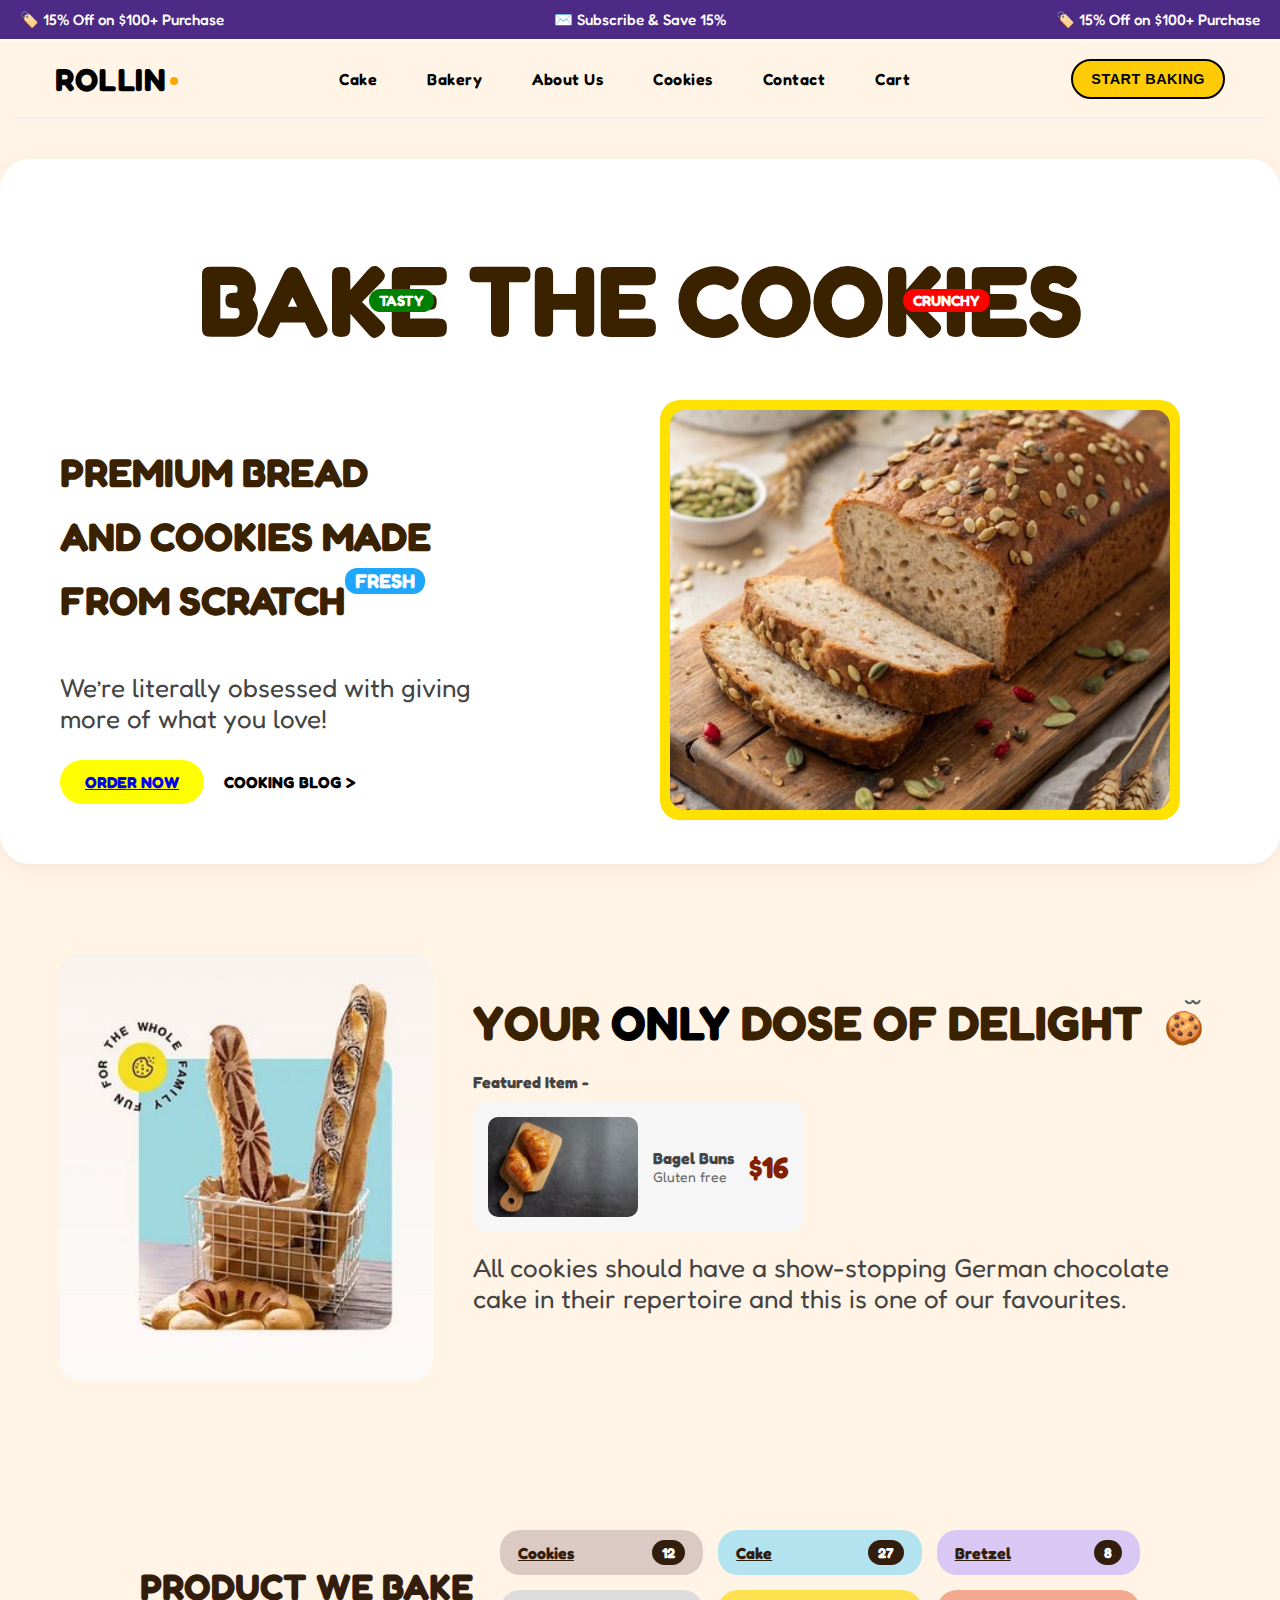
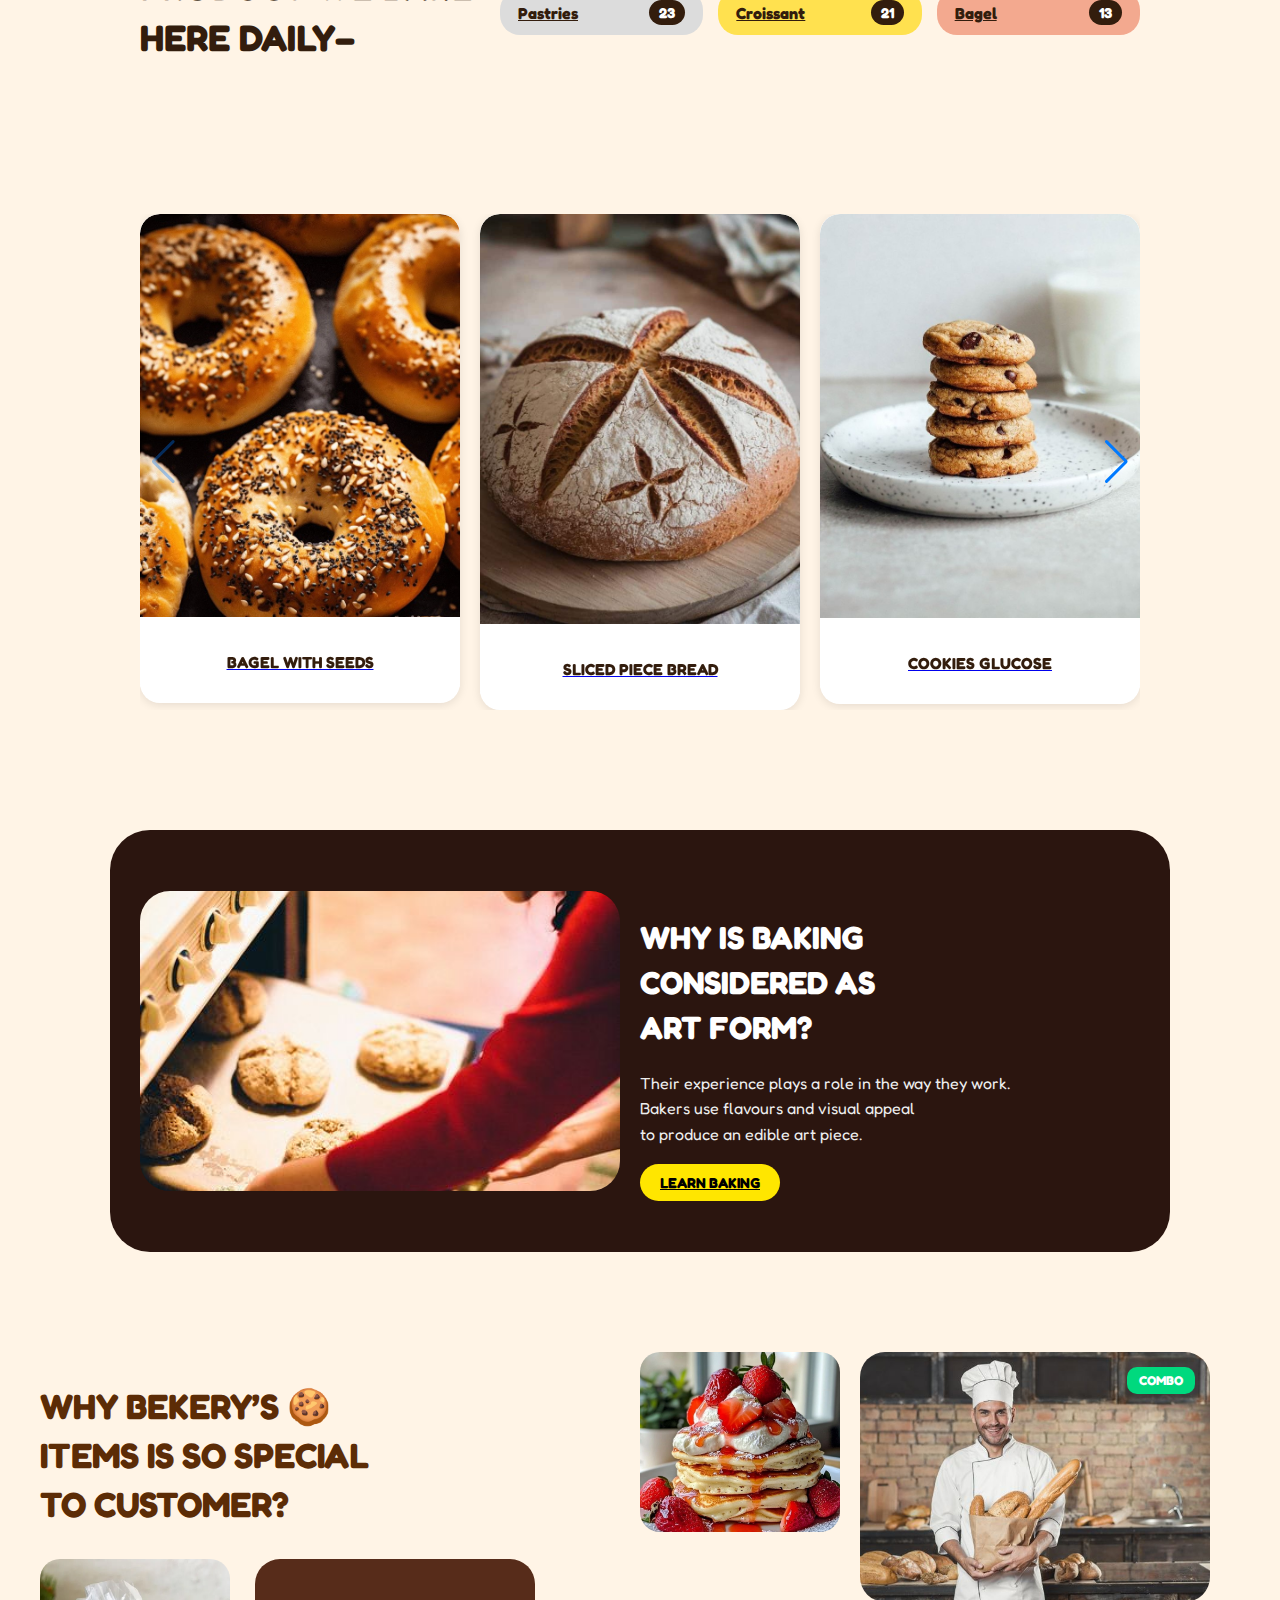
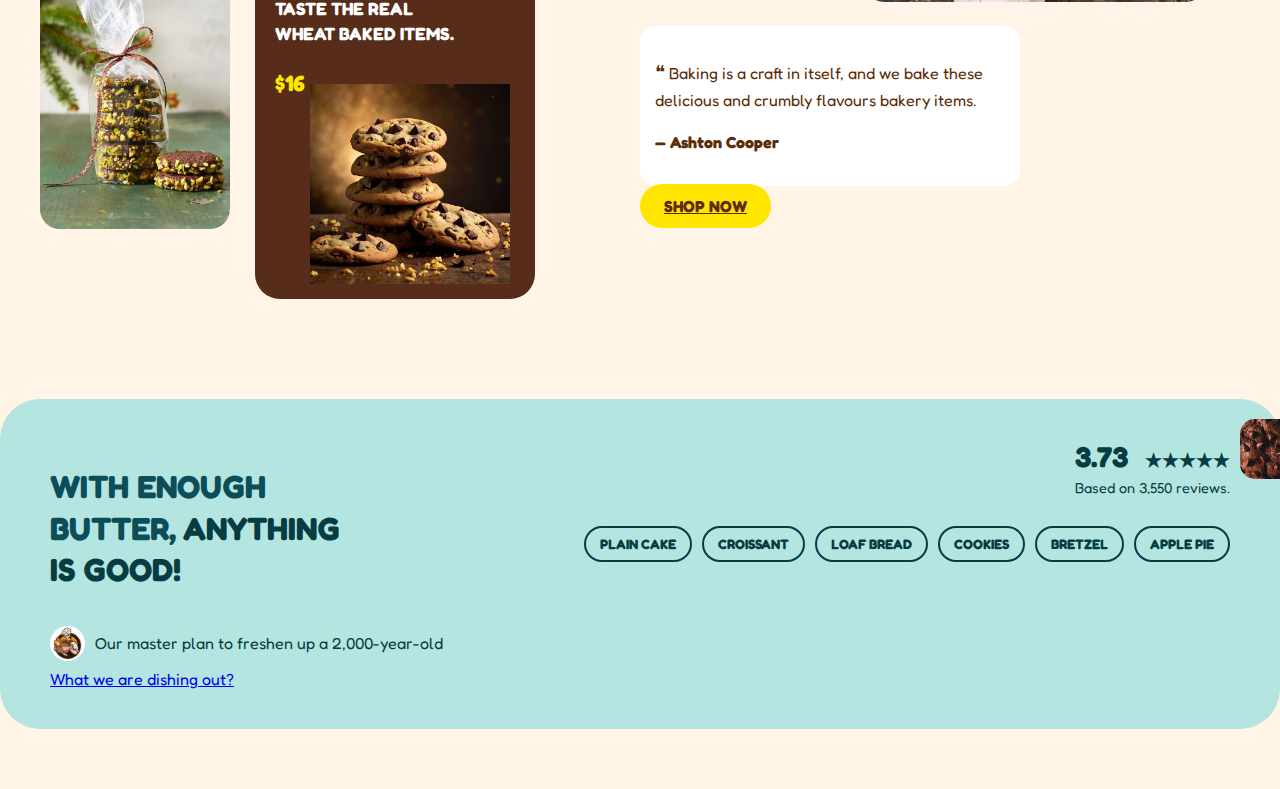
<file: index.html>
<!DOCTYPE html>
<html lang="en">
<head>
  <meta charset="UTF-8">
  <meta name="viewport" content="width=device-width, initial-scale=1.0">
  <title>Document</title>
  <link rel="stylesheet" href="style.css">
  <link href="https://fonts.googleapis.com/css2?family=Fredoka:wght@700&display=swap" rel="stylesheet">
  <link rel="stylesheet" href="https://cdn.jsdelivr.net/npm/swiper/swiper-bundle.min.css" />
  <script src="https://cdn.jsdelivr.net/npm/swiper/swiper-bundle.min.js"></script>
</head>
<body>
  <div class="top-banner">
    <div class="banner-text left">🏷️ 15% Off on $100+ Purchase</div>
    <div class="banner-text center">✉️ Subscribe & Save 15%</div>
    <div class="banner-text right">🏷️ 15% Off on $100+ Purchase</div>
  </div>

  <div class="navbar">
    <div class="logo">
      <span class="brand-name">ROLLIN</span><span class="dot"></span>
    </div>
    <ul class="nav-links">
      <li><a href="cake.html">Cake</a></li>
      <li><a href="what we are dishing.html">Bakery</a></li>
      <li><a href="about.html">About Us</a></li>
      <li><a href="cookies.html">Cookies</a></li>
      <li><a href="contact.html">Contact</a></li>
      <li><a href="cart.html"> Cart</a></li>
    </ul>
    <a href="cooking blog.html">
      <button class="start-baking">START BAKING</button>
    </a>
    
  </div>

  <div class="promo-section">
    <h1 class="promo-heading">
      <span class="word">BAK<span class="letter-overlay">E<span class="badge tasty">TASTY</span></span></span>
      <span class="word">THE</span>
      <span class="word">COOKIE<span class="letter-overlay">S<span class="badge crunchy">CRUNCHY</span></span></span>
    </h1>

    <div class="promo-content">
      <div class="promo-left">
        <h3 class="sub-heading">
          PREMIUM BREAD <br>
          AND COOKIES MADE <br>
          FROM SCRATCH <span class="badge fresh">FRESH</span>
        </h3>
        <p class="description">We’re literally obsessed with giving <br>more of what you love!</p>
        <div class="promo-buttons">
          <a href="bread and cookie .html" class="order-btn">ORDER NOW</a>
          <a href="cooking blog.html" class="blog-link">COOKING BLOG &gt;</a>
        </div>
      </div>
      <div class="promo-right">
        <div class="image-wrapper">
          <img src="bread slices.jpg" alt="Bread" class="bread-img" />
        </div>
      </div>
    </div>
  </div>

  <div class="delight-section">
    <div class="delight-image">
      <img src="long bread.jpg" alt="Basket of Breads" />
    </div>
    <div class="delight-content">
      <h1 class="delight-heading">
        YOUR <span>ONLY</span> DOSE OF DELIGHT
        <span class="cookie-icon">🍪<span class="heat">〰️</span></span>
      </h1>
      <p class="featured-label" style="color: #444;">Featured Item -</p>
      <div class="featured-item">
        <img src="Free Photo _ Croissants on black background_.jpeg" alt="Bagel Buns" />
        <div class="item-details">
          <strong style="color:#444 ;">Bagel Buns</strong>
          <p>Gluten free</p>
        </div>
        <div class="item-price">$16</div>
      </div>
      <p class="description">
        All cookies should have a show-stopping German chocolate cake in their
        repertoire and this is one of our favourites.
      </p>
    </div>
  </div>

  <div class="daily-products">
    <div class="daily-left">
      <h2 class="daily-title">PRODUCT WE BAKE <br>HERE DAILY–</h2>
    </div>
    <div class="daily-right">
      <div class="product-tags">
        <a href="cookies.html" class="tag cookies">Cookies <span>12</span></a>
        <a href="cake.html" class="tag cake">Cake <span>27</span></a>
        <a href="bretzel.html" class="tag brezel">Bretzel <span>8</span></a>
        <a href="pastries.html" class="tag pastries">Pastries <span>23</span></a>
        <a href="croissant.html" class="tag croissant">Croissant <span>21</span></a>
        <a href="bagel.html" class="tag bagel">Bagel <span>13</span></a>
      </div>
    </div>
    
    </div>
  </div>
  <div class="product-carousel">
    <div class="swiper mySwiper">
      <div class="swiper-wrapper">
  
        <div class="swiper-slide">
          <a href="bagel.html" target="_blank">
            <img src="crop bagel.jpg" alt="Bagel with Seeds" />
            <p class="slide-label">BAGEL WITH SEEDS</p>
          </a>
        </div>
  
        <div class="swiper-slide">
          <a href="only weat.html" target="_blank">
            <img src="crop bread.jpg" alt="Sliced Piece Bread" />
            <p class="slide-label">SLICED PIECE BREAD</p>
          </a>
        </div>
  
        <div class="swiper-slide">
          <a href="cookies.html" target="_blank">
            <img src="crop cookies.jpg" alt="Cookies Glucose" />
            <p class="slide-label">COOKIES GLUCOSE</p>
          </a>
        </div>
  
        <div class="swiper-slide">
          <a href="croissant.html" target="_blank">
            <img src="Perfect Homemade Croissant Recipe.jpeg" alt="Fresh Croissant" />
            <p class="slide-label">FRESH CROISSANT</p>
          </a>
        </div>
  
      </div>
  
      <div class="swiper-button-next"></div>
      <div class="swiper-button-prev"></div>
    </div>
  </div>
  
  <script>
    var swiper = new Swiper(".mySwiper", {
      slidesPerView: 3,
      spaceBetween: 20,
      navigation: {
        nextEl: ".swiper-button-next",
        prevEl: ".swiper-button-prev",
      },
      breakpoints: {
        768: { slidesPerView: 3 },
        480: { slidesPerView: 2 },
        0:   { slidesPerView: 1 }
      }
    });
  </script>

  <div class="baking-art-section">
    <div class="baking-slider swiper myBakingSwiper">
      <div class="swiper-wrapper">
        <div class="swiper-slide"><img src="Girasole.jpeg" alt="Baking 1" /></div>
        <div class="swiper-slide"><img src="Korean_Girl_Baking!.jpeg" alt="Baking 2" /></div>
        <div class="swiper-slide"><img src="download (10).jpeg" alt="Baking 3" /></div>
      </div>
    </div>
    <div class="baking-content">
      <h2 class="baking-title">WHY IS BAKING <br>CONSIDERED AS <br><span>ART FORM?</span></h2>
      <p class="baking-description">
        Their experience plays a role in the way they work. <br>
        Bakers use flavours and visual appeal <br>
        to produce an edible art piece.
      </p>
      <a href="bake off.html" class="learn-btn">LEARN BAKING</a>
    </div>
  </div>

  <script>
    var swiper = new Swiper(".myBakingSwiper", {
      slidesPerView: 1,
      loop: true,
      autoplay: {
        delay: 4000,
        disableOnInteraction: false,
      }
    });
  </script>

  <section class="bakery-special-section">
    <div class="bakery-left">
      <h2 class="bakery-heading">
        WHY BEKERY’S <span class="emoji">🍪</span><br>
        ITEMS IS SO SPECIAL <br>
        TO CUSTOMER?
      </h2>
      <div class="bakery-left-images">
        <div class="img-stack"><img src="Making Christmas Special & Unique.jpeg" alt="Cookie Stack" /></div>
        <div class="highlight-box">
          <h3>TASTE THE REAL <br> WHEAT BAKED ITEMS.</h3>
          <p class="price">$16</p>
          <img src="cookie.jpeg" alt="Cookies Close" />
        </div>
      </div>
    </div>

    <div class="bakery-right">
      <div class="chef-grid">
        <div class="mini-image"><img src="download (11).jpeg" alt="Chicken Roll" /></div>
        <div class="combo-image">
          <img src="Premium Photo _ Portrait of male baker holding loaf of breads in paper bag.jpeg" alt="Chef with Bread" />
          <span class="combo-label">COMBO</span>
        </div>
      </div>
      <div class="quote-box">
        <p><span class="quote">❝</span> Baking is a craft in itself, and we bake these delicious and crumbly flavours bakery items.</p>
        <p class="author">— Ashton Cooper</p>
      </div>
      <a href="only weat.html" class="shop-btn">SHOP NOW</a>
    </div>
  </section>

  <footer class="buttery-footer">
    <div class="footer-left">
      <h2><span class="highlight">WITH ENOUGH<br>BUTTER,</span> ANYTHING<br>IS GOOD!</h2>
      <div class="footer-note">
        <img src="VectorStock_avabitter.jpeg" alt="Icon" />
        <p>Our master plan to freshen up a 2,000-year-old</p>
      </div>
      <a href="what we are dishing.html"> What we are dishing out?</a>
    </div>
    <div class="footer-right">
      <div class="rating">
        <h3>3.73 <span class="stars">★★★★★</span></h3>
        <p>Based on 3,550 reviews.</p>
        <img src="single cookie.jpg" alt="Cookie" class="cookie-img" />
      </div>
      <div class="tags">
        <span>PLAIN CAKE</span>
        <span>CROISSANT</span>
        <span>LOAF BREAD</span>
        <span>COOKIES</span>
        <span>BRETZEL</span>
        <span>APPLE PIE</span>
      </div>
    </div>
  </footer>
</body>
</html>
</file>
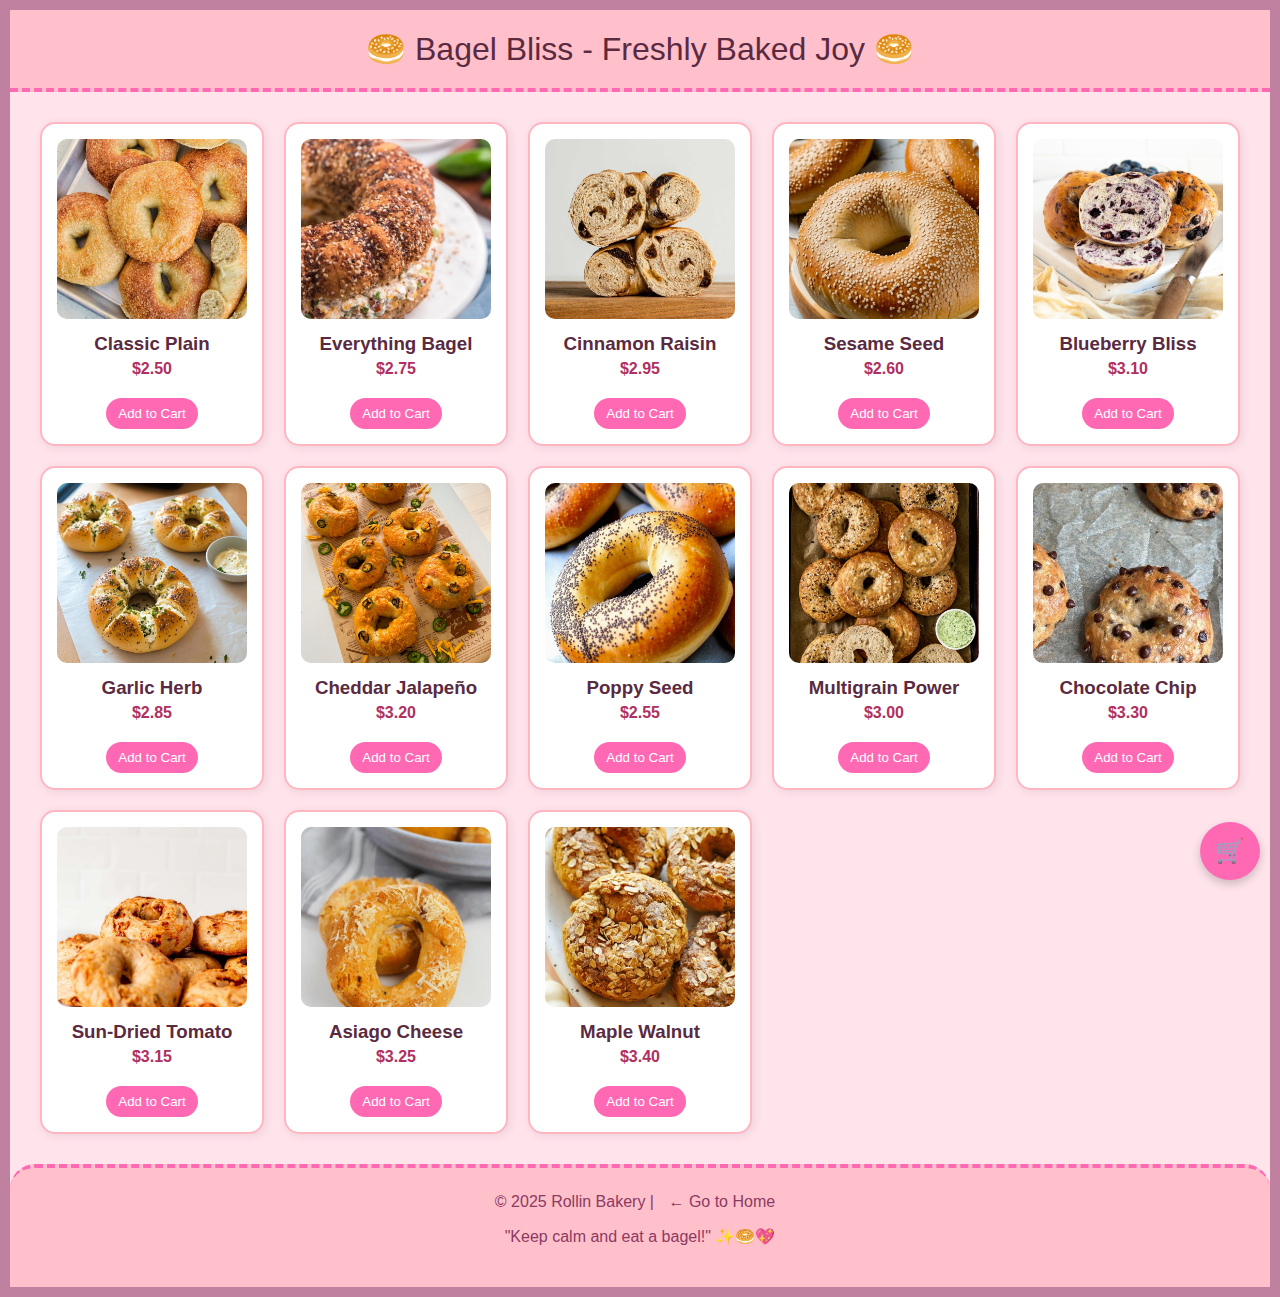
<file: bagel.html>
<!DOCTYPE html>
<html lang="en">
<head>
  <meta charset="UTF-8" />
  <meta name="viewport" content="width=device-width, initial-scale=1.0"/>
  <title>Bagel Bliss</title>
  <style>
    body {
      background-color: #ffe4ec;
      border: 10px solid #c080a0;
      margin: 0;
      font-family: 'Segoe UI', sans-serif;
      color: #5a2a40;
      display: flex;
      flex-direction: column;
      min-height: 100vh;
    }

    header {
      text-align: center;
      padding: 20px;
      font-size: 2em;
      background-color: #ffc0cb;
      border-bottom: 4px dashed #ff69b4;
    }

    .products-section {
      display: grid;
      grid-template-columns: repeat(auto-fit, minmax(220px, 1fr));
      gap: 20px;
      padding: 30px;
      flex: 1;
    }

    .product {
      background-color: #ffffff;
      border: 2px solid #ffb6c1;
      border-radius: 15px;
      padding: 15px;
      text-align: center;
      box-shadow: 2px 2px 10px rgba(90, 42, 64, 0.1);
    }

    .product img {
      width: 100%;
      height: 180px;
      object-fit: cover;
      border-radius: 10px;
    }

    .product h3 {
      margin: 10px 0 5px;
    }

    .price {
      font-weight: bold;
      color: #b03060;
      margin-bottom: 10px;
    }

    .add-btn {
      background-color: #ff69b4;
      color: white;
      border: none;
      padding: 8px 12px;
      margin-top: 10px;
      border-radius: 20px;
      cursor: pointer;
    }

    .add-btn:hover {
      background-color: #ff1493;
    }

    #cart-icon {
      position: fixed;
      bottom: 20px;
      right: 20px;
      background-color: #ff69b4;
      color: white;
      border-radius: 50%;
      padding: 15px;
      font-size: 24px;
      cursor: pointer;
      box-shadow: 0 4px 10px rgba(0, 0, 0, 0.2);
      z-index: 999;
    }

    footer {
      background-color: #ffc0cb;
      color: #8b3a62;
      text-align: center;
      padding: 25px;
      font-size: 1em;
      border-top: 4px dashed #ff69b4;
      border-radius: 25px 25px 0 0;
    }

    footer a {
      color: #8b3a62;
      text-decoration: none;
      margin: 0 10px;
    }

    footer a:hover {
      text-decoration: underline;
    }
  </style>
</head>
<body>
  <header>
    🥯 Bagel Bliss - Freshly Baked Joy 🥯
  </header>

  <section class="products-section" id="bagels"></section>

  <div id="cart-icon" onclick="location.href='cart.html'">
    🛒
  </div>

  <footer>
    © 2025 Rollin Bakery |
    <a href="index.html">← Go to Home</a>
    <p>"Keep calm and eat a bagel!" ✨🥯💖</p>
  </footer>

  <script>
    const bagels = [
      { image: "b1.jpeg", name: "Classic Plain", price: 2.50 },
      { image: "b2.jpeg", name: "Everything Bagel", price: 2.75 },
      { image: "b3.jpeg", name: "Cinnamon Raisin", price: 2.95 },
      { image: "b4.jpeg", name: "Sesame Seed", price: 2.60 },
      { image: "b5.jpeg", name: "Blueberry Bliss", price: 3.10 },
      { image: "b6.jpeg", name: "Garlic Herb", price: 2.85 },
      { image: "b7.jpeg", name: "Cheddar Jalapeño", price: 3.20 },
      { image: "b8.jpeg", name: "Poppy Seed", price: 2.55 },
      { image: "b9.jpeg", name: "Multigrain Power", price: 3.00 },
      { image: "b10.jpeg", name: "Chocolate Chip", price: 3.30 },
      { image: "b11.jpeg", name: "Sun-Dried Tomato", price: 3.15 },
      { image: "b12.jpeg", name: "Asiago Cheese", price: 3.25 },
      { image: "b13.jpeg", name: "Maple Walnut", price: 3.40 }
    ];

    const section = document.getElementById("bagels");

    bagels.forEach(bagel => {
      const div = document.createElement("div");
      div.className = "product";
      div.innerHTML = `
        <img src="${bagel.image}" alt="${bagel.name}">
        <h3>${bagel.name}</h3>
        <div class="price">$${bagel.price.toFixed(2)}</div>
        <button class="add-btn" onclick='addToCart(${JSON.stringify(bagel)})'>Add to Cart</button>
      `;
      section.appendChild(div);
    });

    function addToCart(item) {
      const cart = JSON.parse(localStorage.getItem("cart")) || [];
      cart.push(item);
      localStorage.setItem("cart", JSON.stringify(cart));
      window.location.href = "cart.html";
    }
  </script>
</body>
</html>
</file>
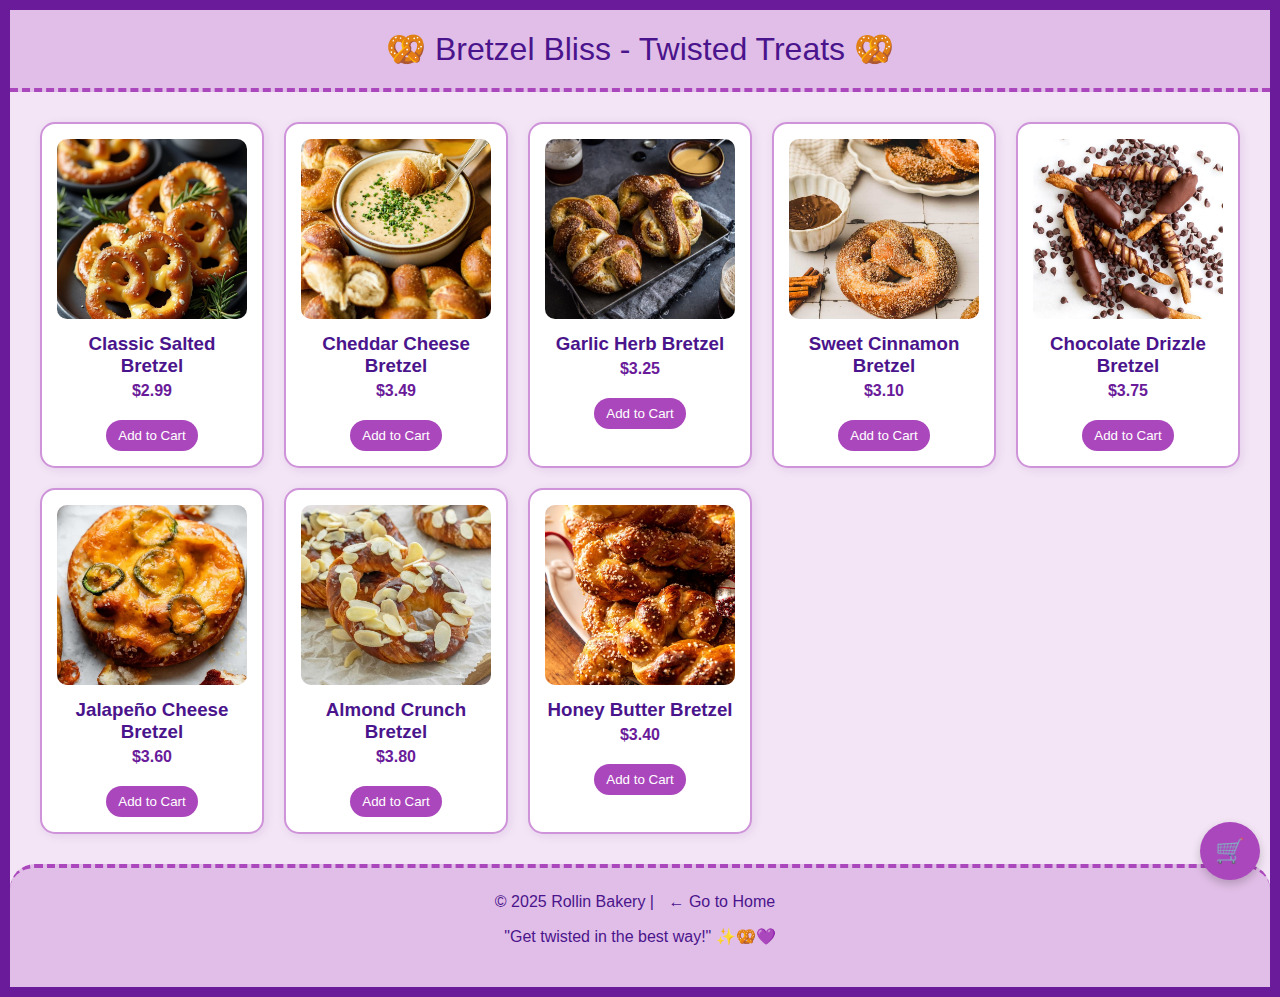
<file: bretzel.html>
<!DOCTYPE html>
<html lang="en">
<head>
  <meta charset="UTF-8" />
  <meta name="viewport" content="width=device-width, initial-scale=1.0"/>
  <title>Bretzel Bliss</title>
  <style>
    body {
      background-color: #f3e5f5;
      border: 10px solid #6a1b9a;
      margin: 0;
      font-family: 'Segoe UI', sans-serif;
      color: #4a148c;
      display: flex;
      flex-direction: column;
      min-height: 100vh;
    }

    header {
      text-align: center;
      padding: 20px;
      font-size: 2em;
      background-color: #e1bee7;
      border-bottom: 4px dashed #ab47bc;
    }

    .products-section {
      display: grid;
      grid-template-columns: repeat(auto-fit, minmax(220px, 1fr));
      gap: 20px;
      padding: 30px;
      flex: 1;
    }

    .product {
      background-color: #ffffff;
      border: 2px solid #ce93d8;
      border-radius: 15px;
      padding: 15px;
      text-align: center;
      box-shadow: 2px 2px 10px rgba(106, 27, 154, 0.1);
    }

    .product img {
      width: 100%;
      height: 180px;
      object-fit: cover;
      border-radius: 10px;
    }

    .product h3 {
      margin: 10px 0 5px;
    }

    .price {
      font-weight: bold;
      color: #6a1b9a;
      margin-bottom: 10px;
    }

    .add-btn {
      background-color: #ab47bc;
      color: white;
      border: none;
      padding: 8px 12px;
      margin-top: 10px;
      border-radius: 20px;
      cursor: pointer;
    }

    .add-btn:hover {
      background-color: #8e24aa;
    }

    #cart-icon {
      position: fixed;
      bottom: 20px;
      right: 20px;
      background-color: #ab47bc;
      color: white;
      border-radius: 50%;
      padding: 15px;
      font-size: 24px;
      cursor: pointer;
      box-shadow: 0 4px 10px rgba(0, 0, 0, 0.2);
      z-index: 999;
    }

    footer {
      background-color: #e1bee7;
      color: #4a148c;
      text-align: center;
      padding: 25px;
      font-size: 1em;
      border-top: 4px dashed #ab47bc;
      border-radius: 25px 25px 0 0;
    }

    footer a {
      color: #4a148c;
      text-decoration: none;
      margin: 0 10px;
    }

    footer a:hover {
      text-decoration: underline;
    }
  </style>
</head>
<body>
  <header>
    🥨 Bretzel Bliss - Twisted Treats 🥨
  </header>

  <section class="products-section" id="bretzels"></section>

  <div id="cart-icon" onclick="location.href='cart.html'">
    🛒
  </div>

  <footer>
    © 2025 Rollin Bakery |
    <a href="index.html">← Go to Home</a>
    <p>"Get twisted in the best way!" ✨🥨💜</p>
  </footer>

  <script>
    const bretzels = [
      { image: "salted bretzel.jpeg", name: "Classic Salted Bretzel", price: 2.99 },
      { image: "Soft Pretzel Knots with Beer Cheese.jpeg", name: "Cheddar Cheese Bretzel", price: 3.49 },
      { image: "bretzel3.jpeg", name: "Garlic Herb Bretzel", price: 3.25 },
      { image: "bretzel4.jpeg", name: "Sweet Cinnamon Bretzel", price: 3.10 },
      { image: "bretzel5.jpeg", name: "Chocolate Drizzle Bretzel", price: 3.75 },
      { image: "bretzel6.jpeg", name: "Jalapeño Cheese Bretzel", price: 3.60 },
      { image: "bretzel7.jpeg", name: "Almond Crunch Bretzel", price: 3.80 },
      { image: "bretzel8.jpeg", name: "Honey Butter Bretzel", price: 3.40 }
    ];

    const section = document.getElementById("bretzels");
    bretzels.forEach(bretzel => {
      const div = document.createElement("div");
      div.className = "product";
      div.innerHTML = `
        <img src="${bretzel.image}" alt="${bretzel.name}">
        <h3>${bretzel.name}</h3>
        <div class="price">$${bretzel.price.toFixed(2)}</div>
        <button class="add-btn" onclick='addToCart(${JSON.stringify(bretzel)})'>Add to Cart</button>
      `;
      section.appendChild(div);
    });

    function addToCart(item) {
      const cart = JSON.parse(localStorage.getItem("cart")) || [];
      cart.push(item);
      localStorage.setItem("cart", JSON.stringify(cart));
      window.location.href = "cart.html";
    }
  </script>
</body>
</html>
</file>
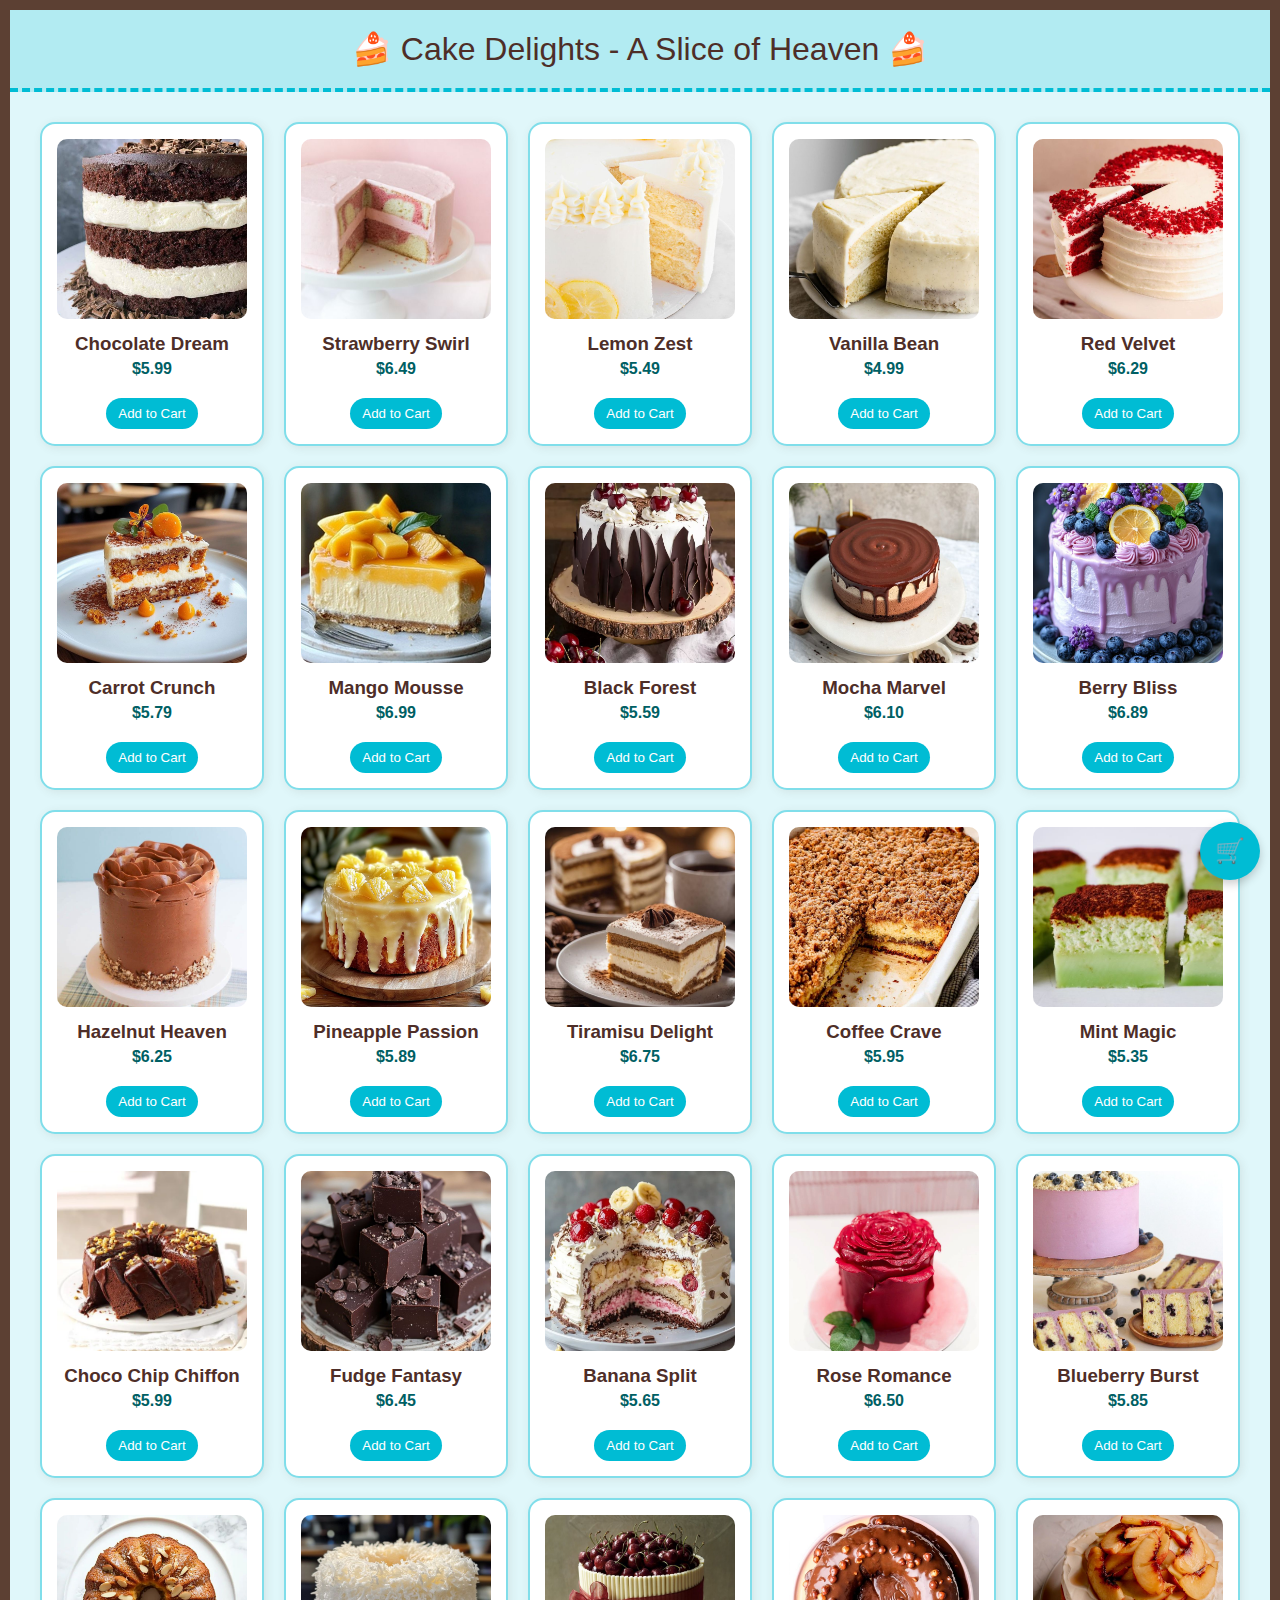
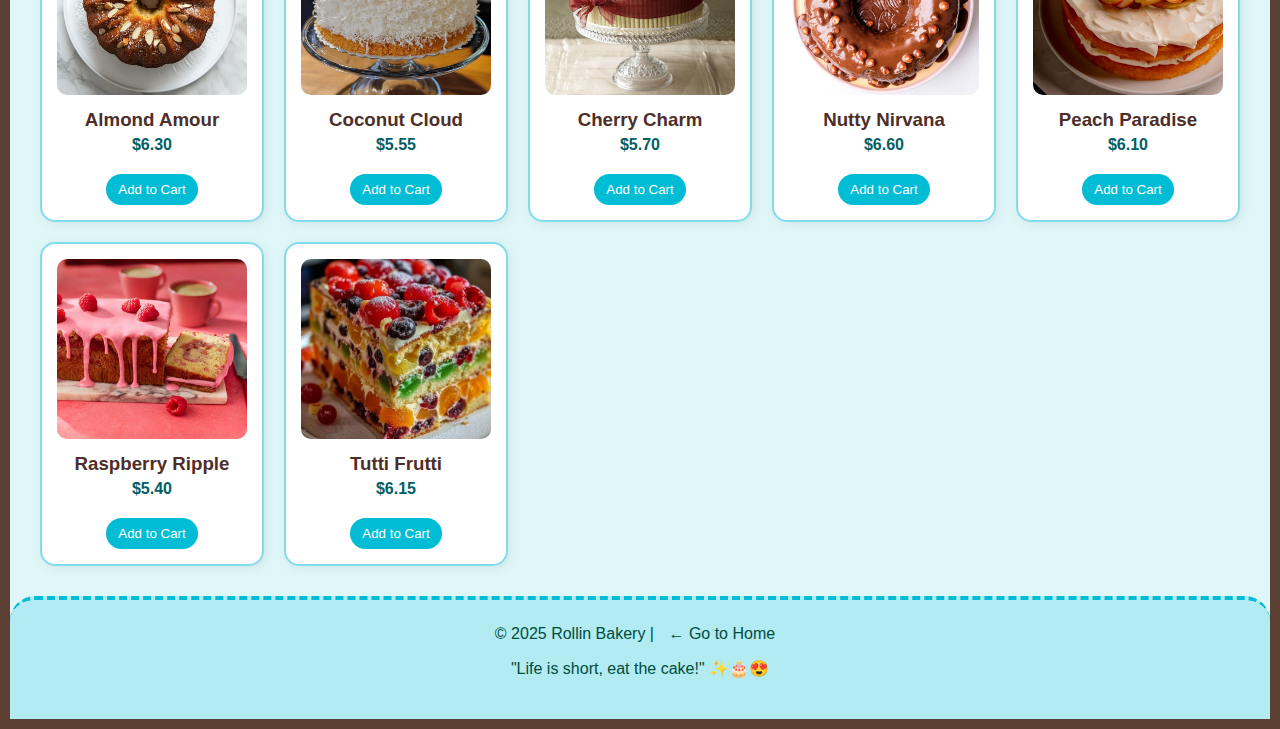
<file: cake.html>
<!DOCTYPE html>
<html lang="en">
<head>
  <meta charset="UTF-8" />
  <meta name="viewport" content="width=device-width, initial-scale=1.0" />
  <title>Cake Delights</title>
  <style>
    body {
      background-color: #e0f7fa;
      border: 10px solid #5c4033;
      margin: 0;
      font-family: 'Segoe UI', sans-serif;
      color: #4e2e28;
      display: flex;
      flex-direction: column;
      min-height: 100vh;
    }

    header {
      text-align: center;
      padding: 20px;
      font-size: 2em;
      background-color: #b2ebf2;
      border-bottom: 4px dashed #00bcd4;
    }

    .products-section {
      display: grid;
      grid-template-columns: repeat(auto-fit, minmax(220px, 1fr));
      gap: 20px;
      padding: 30px;
      flex: 1;
    }

    .product {
      background-color: #ffffff;
      border: 2px solid #80deea;
      border-radius: 15px;
      padding: 15px;
      text-align: center;
      box-shadow: 2px 2px 10px rgba(92, 64, 51, 0.1);
    }

    .product img {
      width: 100%;
      height: 180px;
      object-fit: cover;
      border-radius: 10px;
    }

    .product h3 {
      margin: 10px 0 5px;
    }

    .price {
      font-weight: bold;
      color: #006064;
      margin-bottom: 10px;
    }

    .add-btn {
      background-color: #00bcd4;
      color: white;
      border: none;
      padding: 8px 12px;
      margin-top: 10px;
      border-radius: 20px;
      cursor: pointer;
    }

    .add-btn:hover {
      background-color: #0097a7;
    }

    #cart-icon {
      position: fixed;
      bottom: 20px;
      right: 20px;
      background-color: #00bcd4;
      color: white;
      border-radius: 50%;
      padding: 15px;
      font-size: 24px;
      cursor: pointer;
      box-shadow: 0 4px 10px rgba(0, 0, 0, 0.2);
      z-index: 999;
    }

    footer {
      background-color: #b2ebf2;
      color: #004d40;
      text-align: center;
      padding: 25px;
      font-size: 1em;
      border-top: 4px dashed #00bcd4;
      border-radius: 25px 25px 0 0;
    }

    footer a {
      color: #004d40;
      text-decoration: none;
      margin: 0 10px;
    }

    footer a:hover {
      text-decoration: underline;
    }
  </style>
</head>
<body>
  <header>
    🍰 Cake Delights - A Slice of Heaven 🍰
  </header>

  <section class="products-section" id="cakes"></section>

  <div id="cart-icon" onclick="location.href='cart.html'">
    🛒
  </div>

  <footer>
    © 2025 Rollin Bakery |
    <a href="index.html">← Go to Home</a>
    <p>"Life is short, eat the cake!" ✨🎂😍</p>
  </footer>

  <script>
    const cakes = [
      { name: "Chocolate Dream", price: 5.99, image: "Chocolate Cake With Bavarian Cream Filling _ Foodal.jpeg" },
      { name: "Strawberry Swirl", price: 6.49, image: "Strawberry Swirl Cake - Mirage Margarine.jpeg" },
      { name: "Lemon Zest", price: 5.49, image: "Lemon Cake.jpeg" },
      { name: "Vanilla Bean", price: 4.99, image: "Fluffy Vanilla Bean Cake.jpeg" },
      { name: "Red Velvet", price: 6.29, image: "Best Red Velvet Cake (Soft, Moist And Easy).jpeg" },
      { name: "Carrot Crunch", price: 5.79, image: "Classic Carrot Cake Recipe _ Digital Download PDF.jpeg" },
      { name: "Mango Mousse", price: 6.99, image: "Mango Mousse Cake.jpeg" },
      { name: "Black Forest", price: 5.59, image: "Black Forest Cake.jpeg" },
      { name: "Mocha Marvel", price: 6.10, image: "The Best Mocha Mousse Cake.jpeg" },
      { name: "Berry Bliss", price: 6.89, image: "Lemon-Blueberry Bliss Cake 🍋🫐.jpeg" },
      { name: "Hazelnut Heaven", price: 6.25, image: "Heavenly Hazelnut Cake With Chocolate Hazelnut Ganache & Buttercream.jpeg" },
      { name: "Pineapple Passion", price: 5.89, image: "pin.jpeg" },
      { name: "Tiramisu Delight", price: 6.75, image: "Luxurious Tiramisu Cake with Mascarpone Frosting -.jpeg" },
      { name: "Coffee Crave", price: 5.95, image: "Cinnamon Streusel Coffee Cake.jpeg" },
      { name: "Mint Magic", price: 5.35, image: "Choc-mint magic cake.jpeg" },
      { name: "Choco Chip Chiffon", price: 5.99, image: "Chocolate Chiffon Cake.jpeg" },
      { name: "Fudge Fantasy", price: 6.45, image: "Chocolate Fudge easy to make and tasty.jpeg" },
      { name: "Banana Split", price: 5.65, image: "banana split cake recipe.jpeg" },
      { name: "Rose Romance", price: 6.50, image: "Rose cake.jpeg" },
      { name: "Blueberry Burst", price: 5.85, image: "Blueberry Streusel Muffin Cake - Cake by Courtney.jpeg" },
      { name: "Almond Amour", price: 6.30, image: "Amaretto Almond Pound Cake - FunCraftyKitchen.jpeg" },
      { name: "Coconut Cloud", price: 5.55, image: "Coconut Cloud Cake.jpeg" },
      { name: "Cherry Charm", price: 5.70, image: "Miss Cherry Shakewell Cake – Priceless Magazines.jpeg" },
      { name: "Nutty Nirvana", price: 6.60, image: "Chocolate Nut Cake.jpeg" },
      { name: "Peach Paradise", price: 6.10, image: "Peach Mascarpone Cake - Fanciful Eats.jpeg" },
      { name: "Raspberry Ripple", price: 5.40, image: "Raspberry ripple loaf cake _ Asda Good Living.jpeg" },
      { name: "Tutti Frutti", price: 6.15, image: "Tutti Frutti Cake Recipe.jpeg" }
    ];

    const section = document.getElementById("cakes");
    cakes.forEach(cake => {
      const div = document.createElement("div");
      div.className = "product";
      div.innerHTML = `
        <img src="${cake.image}" alt="${cake.name}">
        <h3>${cake.name}</h3>
        <div class="price">$${cake.price.toFixed(2)}</div>
        <button class="add-btn" onclick='addToCart(${JSON.stringify(cake)})'>Add to Cart</button>
      `;
      section.appendChild(div);
    });

    function addToCart(item) {
      const cart = JSON.parse(localStorage.getItem("cart")) || [];
      cart.push(item);
      localStorage.setItem("cart", JSON.stringify(cart));
      window.location.href = "cart.html";
    }
  </script>
</body>
</html>
</file>
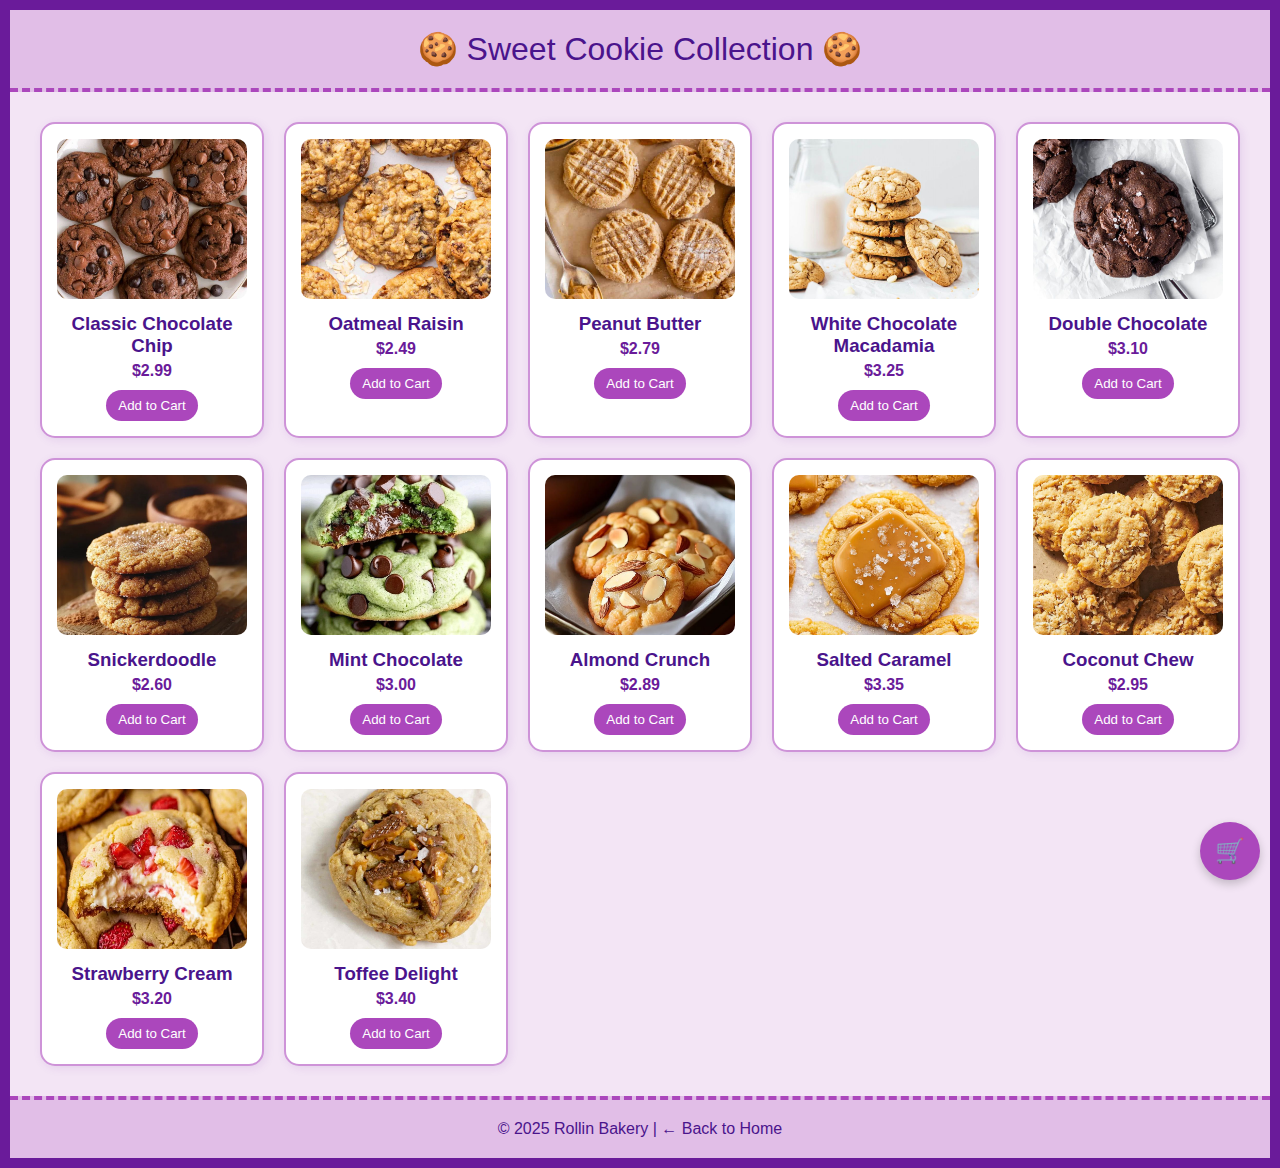
<file: cookies.html>
<!DOCTYPE html>
<html lang="en">
<head>
  <meta charset="UTF-8" />
  <meta name="viewport" content="width=device-width, initial-scale=1.0"/>
  <title>Cookies</title>
  <style>
    body {
      background-color: #f3e5f5;
      border: 10px solid #6a1b9a;
      margin: 0;
      font-family: 'Segoe UI', sans-serif;
      color: #4a148c;
      display: flex;
      flex-direction: column;
      min-height: 100vh;
    }

    header {
      text-align: center;
      padding: 20px;
      font-size: 2em;
      background-color: #e1bee7;
      border-bottom: 4px dashed #ab47bc;
    }

    .products-section {
      display: grid;
      grid-template-columns: repeat(auto-fit, minmax(200px, 1fr));
      gap: 20px;
      padding: 30px;
      flex: 1;
    }

    .product {
      background-color: #fff;
      border: 2px solid #ce93d8;
      border-radius: 15px;
      padding: 15px;
      text-align: center;
      box-shadow: 2px 2px 10px rgba(106, 27, 154, 0.1);
    }

    .product img {
      width: 100%;
      height: 160px;
      object-fit: cover;
      border-radius: 10px;
    }

    .product h3 {
      margin: 10px 0 5px;
    }

    .price {
      font-weight: bold;
      color: #6a1b9a;
      margin-bottom: 10px;
    }

    .add-btn {
      background-color: #ab47bc;
      color: white;
      border: none;
      padding: 8px 12px;
      border-radius: 20px;
      cursor: pointer;
    }

    .add-btn:hover {
      background-color: #8e24aa;
    }

    #cart-icon {
      position: fixed;
      bottom: 20px;
      right: 20px;
      background-color: #ab47bc;
      color: white;
      border-radius: 50%;
      padding: 15px;
      font-size: 24px;
      cursor: pointer;
      box-shadow: 0 4px 10px rgba(0, 0, 0, 0.2);
      z-index: 999;
    }

    footer {
      background-color: #e1bee7;
      color: #4a148c;
      text-align: center;
      padding: 20px;
      border-top: 4px dashed #ab47bc;
    }
  </style>
</head>
<body>
  <header>
    🍪 Sweet Cookie Collection 🍪
  </header>

  <section class="products-section" id="cookies"></section>

  <div id="cart-icon" onclick="location.href='cart.html'">🛒</div>

  <footer>
    © 2025 Rollin Bakery | <a href="index.html" style="color:#4a148c; text-decoration: none;">← Back to Home</a>
  </footer>

  <script>
    const cookies = [
      { image: "Double Chocolate Chip Cookies.jpeg", name: "Classic Chocolate Chip", price: 2.99 },
      { image: "Oatmeal Raisin Cookies.jpeg", name: "Oatmeal Raisin", price: 2.49 },
      { image: "The Best Peanut Butter Cookies from The Food Charlatan_.jpeg", name: "Peanut Butter", price: 2.79 },
      { image: "cookie4.jpeg", name: "White Chocolate Macadamia", price: 3.25 },
      { image: "cookie5.jpeg", name: "Double Chocolate", price: 3.10 },
      { image: "cookie6.jpeg", name: "Snickerdoodle", price: 2.60 },
      { image: "cookie7.jpeg", name: "Mint Chocolate", price: 3.00 },
      { image: "cookie9.jpeg", name: "Almond Crunch", price: 2.89 },
      { image: "cookie10.jpeg", name: "Salted Caramel", price: 3.35 },
      { image: "cookie11.jpeg", name: "Coconut Chew", price: 2.95 },
      { image: "cookie12.jpeg", name: "Strawberry Cream", price: 3.20 },
      { image: "cookie13.jpeg", name: "Toffee Delight", price: 3.40 }
    ];

    const section = document.getElementById("cookies");
    cookies.forEach(cookie => {
      const div = document.createElement("div");
      div.className = "product";
      div.innerHTML = `
        <img src="${cookie.image}" alt="${cookie.name}">
        <h3>${cookie.name}</h3>
        <div class="price">$${cookie.price.toFixed(2)}</div>
        <button class="add-btn" onclick='addToCart(${JSON.stringify(cookie)})'>Add to Cart</button>
      `;
      section.appendChild(div);
    });

    function addToCart(item) {
      const cart = JSON.parse(localStorage.getItem("cart")) || [];
      cart.push(item);
      localStorage.setItem("cart", JSON.stringify(cart));
      window.location.href = "cart.html";
    }
  </script>
</body>
</html>
</file>
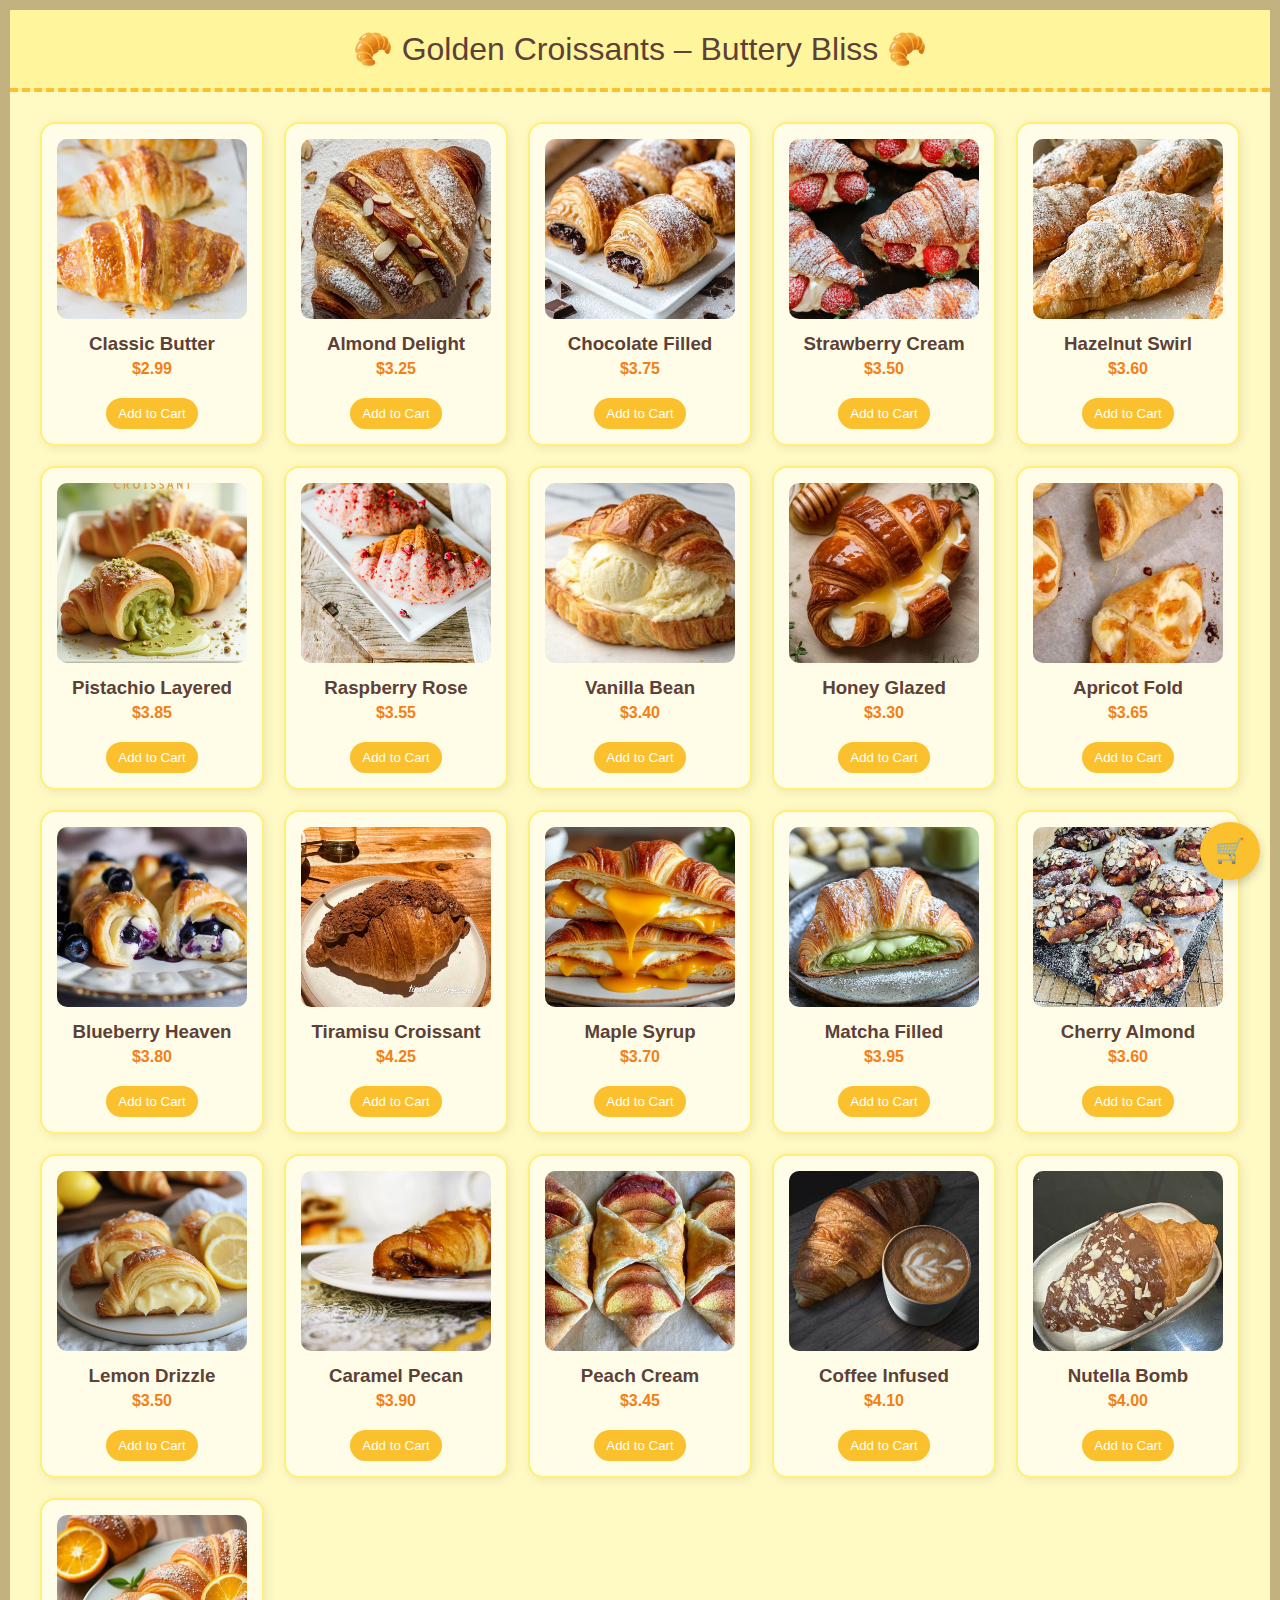
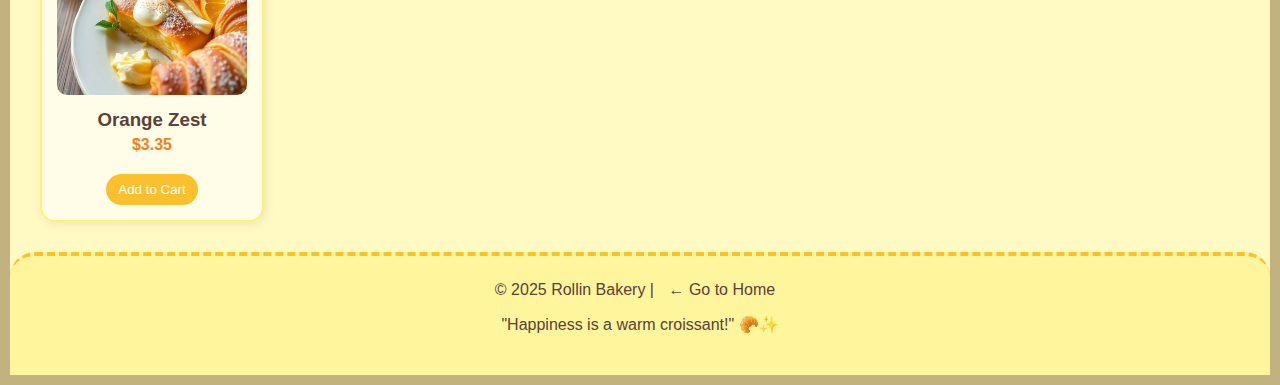
<file: croissant.html>
<!DOCTYPE html>
<html lang="en">
<head>
  <meta charset="UTF-8" />
  <meta name="viewport" content="width=device-width, initial-scale=1.0"/>
  <title>Golden Croissants</title>
  <style>
    body {
      background-color: #fff9c4;
      border: 10px solid #c2b280;
      margin: 0;
      font-family: 'Segoe UI', sans-serif;
      color: #5d4037;
      display: flex;
      flex-direction: column;
      min-height: 100vh;
    }

    header {
      text-align: center;
      padding: 20px;
      font-size: 2em;
      background-color: #fff59d;
      border-bottom: 4px dashed #fbc02d;
    }

    .products-section {
      display: grid;
      grid-template-columns: repeat(auto-fit, minmax(220px, 1fr));
      gap: 20px;
      padding: 30px;
      flex: 1;
    }

    .product {
      background-color: #fffde7;
      border: 2px solid #fff176;
      border-radius: 15px;
      padding: 15px;
      text-align: center;
      box-shadow: 2px 2px 10px rgba(92, 64, 51, 0.1);
    }

    .product img {
      width: 100%;
      height: 180px;
      object-fit: cover;
      border-radius: 10px;
    }

    .product h3 {
      margin: 10px 0 5px;
    }

    .price {
      font-weight: bold;
      color: #f57f17;
      margin-bottom: 10px;
    }

    .add-btn {
      background-color: #fbc02d;
      color: white;
      border: none;
      padding: 8px 12px;
      margin-top: 10px;
      border-radius: 20px;
      cursor: pointer;
    }

    .add-btn:hover {
      background-color: #f9a825;
    }

    #cart-icon {
      position: fixed;
      bottom: 20px;
      right: 20px;
      background-color: #fbc02d;
      color: white;
      border-radius: 50%;
      padding: 15px;
      font-size: 24px;
      cursor: pointer;
      box-shadow: 0 4px 10px rgba(0, 0, 0, 0.2);
      z-index: 999;
    }

    footer {
      background-color: #fff59d;
      color: #5d4037;
      text-align: center;
      padding: 25px;
      font-size: 1em;
      border-top: 4px dashed #fbc02d;
      border-radius: 25px 25px 0 0;
    }

    footer a {
      color: #5d4037;
      text-decoration: none;
      margin: 0 10px;
    }

    footer a:hover {
      text-decoration: underline;
    }
  </style>
</head>
<body>
  <header>🥐 Golden Croissants – Buttery Bliss 🥐</header>

  <section class="products-section" id="croissants"></section>

  <div id="cart-icon" onclick="location.href='cart.html'">🛒</div>

  <footer>
    © 2025 Rollin Bakery |
    <a href="index.html">← Go to Home</a>
    <p>"Happiness is a warm croissant!" 🥐✨</p>
  </footer>

  <script>
    const croissants = [
      { name: "Classic Butter", price: 2.99, image: "c1.jpeg" },
      { name: "Almond Delight", price: 3.25, image: "c2.jpeg" },
      { name: "Chocolate Filled", price: 3.75, image: "c3.jpeg" },
      { name: "Strawberry Cream", price: 3.50, image: "c4.jpeg" },
      { name: "Hazelnut Swirl", price: 3.60, image: "c5.jpeg" },
      { name: "Pistachio Layered", price: 3.85, image: "c6.jpeg" },
      { name: "Raspberry Rose", price: 3.55, image: "c7.jpeg" },
      { name: "Vanilla Bean", price: 3.40, image: "c8.jpeg" },
      { name: "Honey Glazed", price: 3.30, image: "c9.jpeg" },
      { name: "Apricot Fold", price: 3.65, image: "c10.jpeg" },
      { name: "Blueberry Heaven", price: 3.80, image: "c11.jpeg" },
      { name: "Tiramisu Croissant", price: 4.25, image: "c12.jpeg" },
      { name: "Maple Syrup", price: 3.70, image: "c13.jpeg" },
      { name: "Matcha Filled", price: 3.95, image: "c14.jpeg" },
      { name: "Cherry Almond", price: 3.60, image: "c15.jpeg" },
      { name: "Lemon Drizzle", price: 3.50, image: "c16.jpeg" },
      { name: "Caramel Pecan", price: 3.90, image: "c17.jpeg" },
      { name: "Peach Cream", price: 3.45, image: "c18.jpeg" },
      { name: "Coffee Infused", price: 4.10, image: "c19.jpeg" },
      { name: "Nutella Bomb", price: 4.00, image: "c20.jpeg" },
      { name: "Orange Zest", price: 3.35, image: "c21.jpeg" }
    ];

    const section = document.getElementById("croissants");
    croissants.forEach(item => {
      const div = document.createElement("div");
      div.className = "product";
      div.innerHTML = `
        <img src="${item.image}" alt="${item.name}">
        <h3>${item.name}</h3>
        <div class="price">$${item.price.toFixed(2)}</div>
        <button class="add-btn" onclick='addToCart(${JSON.stringify(item)})'>Add to Cart</button>
      `;
      section.appendChild(div);
    });

    function addToCart(item) {
      const cart = JSON.parse(localStorage.getItem("cart")) || [];
      cart.push(item);
      localStorage.setItem("cart", JSON.stringify(cart));
      window.location.href = "cart.html";
    }
  </script>
</body>
</html>
</file>
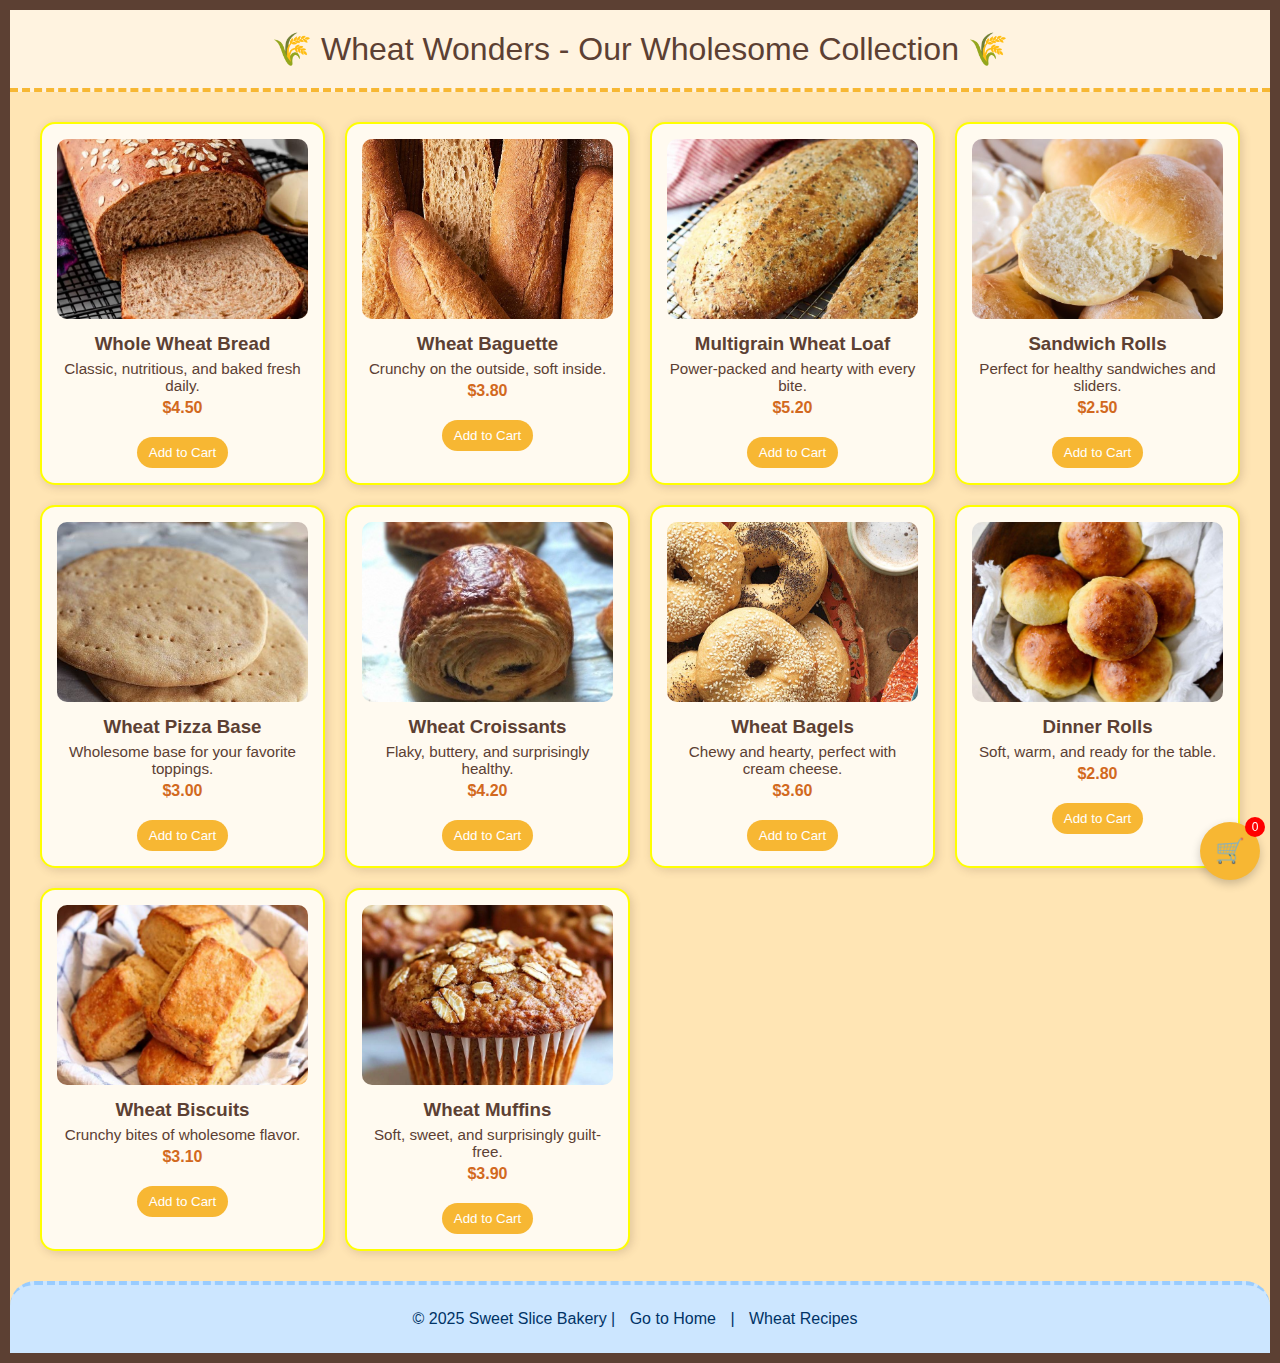
<file: only weat.html>
<!DOCTYPE html>
<html lang="en">
<head>
  <meta charset="UTF-8" />
  <meta name="viewport" content="width=device-width, initial-scale=1.0"/>
  <title>Wheat Wonders</title>
  <style>
    body {
      background-color: #ffe5b4;
      border: 10px solid #5c4033;
      margin: 0;
      font-family: 'Segoe UI', sans-serif;
      color: #5c4033;
      display: flex;
      flex-direction: column;
      min-height: 100vh;
      position: relative;
    }

    header {
      text-align: center;
      padding: 20px;
      font-size: 2em;
      background-color: #fff3e0;
      border-bottom: 4px dashed #f7b733;
    }

    .products-section {
      display: grid;
      grid-template-columns: repeat(auto-fit, minmax(250px, 1fr));
      gap: 20px;
      padding: 30px;
      flex: 1;
    }

    .product {
      background-color: #fffaf0;
      border: 2px solid yellow;
      border-radius: 15px;
      padding: 15px;
      text-align: center;
      box-shadow: 2px 2px 10px rgba(92, 64, 51, 0.2);
      transition: transform 0.2s;
    }

    .product:hover {
      transform: scale(1.05);
    }

    .product img {
      width: 100%;
      height: 180px;
      object-fit: cover;
      border-radius: 10px;
    }

    .product h3 {
      margin: 10px 0 5px;
    }

    .product p {
      font-size: 0.95em;
      margin: 5px 0;
    }

    .price {
      font-weight: bold;
      color: #d2691e;
      margin-bottom: 10px;
    }

    .add-btn {
      background-color: #f7b733;
      color: white;
      border: none;
      padding: 8px 12px;
      margin-top: 10px;
      border-radius: 20px;
      cursor: pointer;
    }

    .add-btn:hover {
      background-color: #e69500;
    }

    #cart-icon {
      position: fixed;
      bottom: 20px;
      right: 20px;
      background-color: #f7b733;
      color: white;
      border-radius: 50%;
      padding: 15px;
      font-size: 24px;
      cursor: pointer;
      box-shadow: 0 4px 10px rgba(0, 0, 0, 0.2);
      z-index: 999;
    }

    #cart-count {
      position: absolute;
      top: -5px;
      right: -5px;
      background: red;
      color: white;
      border-radius: 50%;
      font-size: 12px;
      width: 20px;
      height: 20px;
      display: flex;
      align-items: center;
      justify-content: center;
    }

    footer {
      background-color: #cce6ff;
      color: #003366;
      text-align: center;
      padding: 25px;
      font-size: 1em;
      border-top: 4px dashed #99ccff;
      border-radius: 25px 25px 0 0;
    }

    footer a {
      color: #003366;
      text-decoration: none;
      margin: 0 10px;
    }

    footer a:hover {
      text-decoration: underline;
    }
  </style>
</head>
<body>

  <header>
    🌾 Wheat Wonders - Our Wholesome Collection 🌾
  </header>

  <section class="products-section">
    <div class="product">
      <img src="8-Ingredient Whole Wheat Bread (Soft & Hearty) - Sally's Baking Addiction.jpeg" alt="Whole Wheat Bread">
      <h3>Whole Wheat Bread</h3>
      <p>Classic, nutritious, and baked fresh daily.</p>
      <div class="price">$4.50</div>
      <button class="add-btn" onclick="addToCart('Whole Wheat Bread', '8-Ingredient Whole Wheat Bread (Soft & Hearty) - Sally\'s Baking Addiction.jpeg', 4.50)">Add to Cart</button>
    </div>

    <div class="product">
      <img src="Whole Wheat Baguettes.jpeg" alt="Wheat Baguette">
      <h3>Wheat Baguette</h3>
      <p>Crunchy on the outside, soft inside.</p>
      <div class="price">$3.80</div>
      <button class="add-btn" onclick="addToCart('Wheat Baguette', 'Whole Wheat Baguettes.jpeg', 3.80)">Add to Cart</button>
    </div>

    <div class="product">
      <img src="Rustic Multigrain Bread -Healthy Whole Grain Recipes.jpeg" alt="Multigrain Wheat Loaf">
      <h3>Multigrain Wheat Loaf</h3>
      <p>Power-packed and hearty with every bite.</p>
      <div class="price">$5.20</div>
      <button class="add-btn" onclick="addToCart('Multigrain Wheat Loaf', 'Rustic Multigrain Bread -Healthy Whole Grain Recipes.jpeg', 5.20)">Add to Cart</button>
    </div>

    <div class="product">
      <img src="Sandwich Rolls.jpeg" alt="Sandwich Rolls">
      <h3>Sandwich Rolls</h3>
      <p>Perfect for healthy sandwiches and sliders.</p>
      <div class="price">$2.50</div>
      <button class="add-btn" onclick="addToCart('Sandwich Rolls', 'Sandwich Rolls.jpeg', 2.50)">Add to Cart</button>
    </div>

    <div class="product">
      <img src="Pizza Base Recipe (Whole Wheat Pizza Base).jpeg" alt="Wheat Pizza Base">
      <h3>Wheat Pizza Base</h3>
      <p>Wholesome base for your favorite toppings.</p>
      <div class="price">$3.00</div>
      <button class="add-btn" onclick="addToCart('Wheat Pizza Base', 'Pizza Base Recipe (Whole Wheat Pizza Base).jpeg', 3.00)">Add to Cart</button>
    </div>

    <div class="product">
      <img src="Whole wheat flour French Croissants and Pain au Chocolat _ You Bake It.jpeg" alt="Wheat Croissants">
      <h3>Wheat Croissants</h3>
      <p>Flaky, buttery, and surprisingly healthy.</p>
      <div class="price">$4.20</div>
      <button class="add-btn" onclick="addToCart('Wheat Croissants', 'Whole wheat flour French Croissants and Pain au Chocolat _ You Bake It.jpeg', 4.20)">Add to Cart</button>
    </div>

    <div class="product">
      <img src="Whole Wheat Bagels.jpeg" alt="Wheat Bagels">
      <h3>Wheat Bagels</h3>
      <p>Chewy and hearty, perfect with cream cheese.</p>
      <div class="price">$3.60</div>
      <button class="add-btn" onclick="addToCart('Wheat Bagels', 'Whole Wheat Bagels.jpeg', 3.60)">Add to Cart</button>
    </div>

    <div class="product">
      <img src="Easy Brioche Dinner Rolls - Simply Scratch.jpeg" alt="Dinner Rolls">
      <h3>Dinner Rolls</h3>
      <p>Soft, warm, and ready for the table.</p>
      <div class="price">$2.80</div>
      <button class="add-btn" onclick="addToCart('Dinner Rolls', 'Easy Brioche Dinner Rolls - Simply Scratch.jpeg', 2.80)">Add to Cart</button>
    </div>

    <div class="product">
      <img src="Honey Whole Wheat Biscuits.jpeg" alt="Wheat Biscuits">
      <h3>Wheat Biscuits</h3>
      <p>Crunchy bites of wholesome flavor.</p>
      <div class="price">$3.10</div>
      <button class="add-btn" onclick="addToCart('Wheat Biscuits', 'Honey Whole Wheat Biscuits.jpeg', 3.10)">Add to Cart</button>
    </div>

    <div class="product">
      <img src="Whole Wheat Banana Walnut Muffins - Dessert Hungry.jpeg" alt="Wheat Muffins">
      <h3>Wheat Muffins</h3>
      <p>Soft, sweet, and surprisingly guilt-free.</p>
      <div class="price">$3.90</div>
      <button class="add-btn" onclick="addToCart('Wheat Muffins', 'Whole Wheat Banana Walnut Muffins - Dessert Hungry.jpeg', 3.90)">Add to Cart</button>
    </div>
  </section>

  <!-- Floating Cart Icon -->
  <div id="cart-icon" onclick="window.location.href='cart.html'">
    🛒
    <div id="cart-count">0</div>
  </div>

  <footer>
    &copy; 2025 Sweet Slice Bakery |
    <a href="index.html">Go to Home</a> |
    <a href="#">Wheat Recipes</a>
  </footer>

  <script>
    let cart = JSON.parse(localStorage.getItem('cart')) || [];

    function addToCart(name, image, price) {
      cart.push({ name, image, price });
      localStorage.setItem('cart', JSON.stringify(cart));
      window.location.href = 'cart.html';
    }

    // Update cart count on icon
    document.getElementById("cart-count").innerText = cart.length;
  </script>

</body>
</html>
</file>
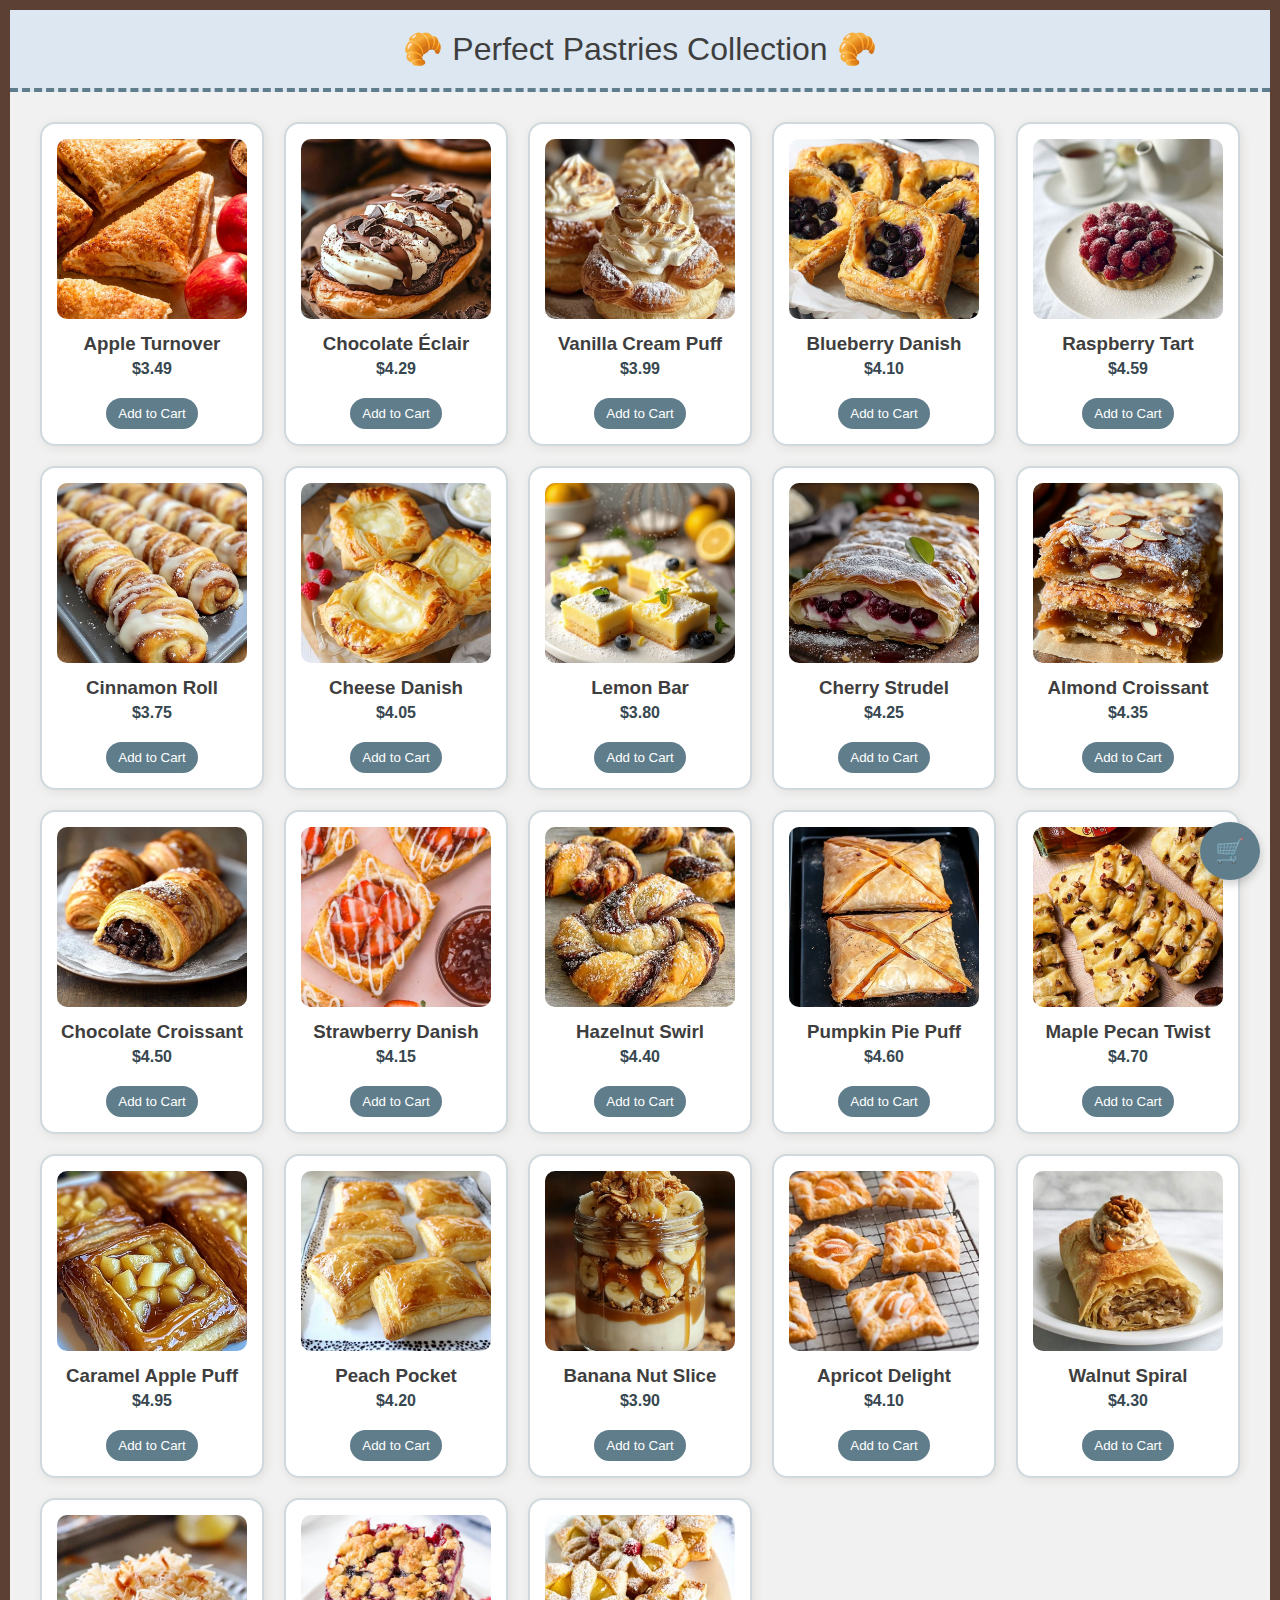
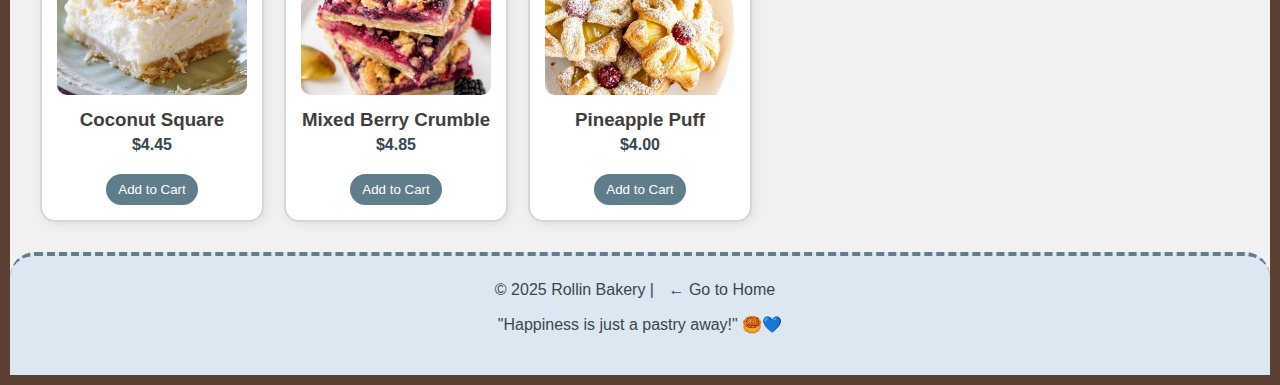
<file: pastries.html>
<!DOCTYPE html>
<html lang="en">
<head>
  <meta charset="UTF-8" />
  <meta name="viewport" content="width=device-width, initial-scale=1.0"/>
  <title>Pastry Picks</title>
  <style>
    body {
      background-color: #f1f1f1;
      border: 10px solid #5c4033;
      margin: 0;
      font-family: 'Segoe UI', sans-serif;
      color: #3e3e3e;
      display: flex;
      flex-direction: column;
      min-height: 100vh;
    }

    header {
      text-align: center;
      padding: 20px;
      font-size: 2em;
      background-color: #dce7f1;
      border-bottom: 4px dashed #607d8b;
    }

    .products-section {
      display: grid;
      grid-template-columns: repeat(auto-fit, minmax(220px, 1fr));
      gap: 20px;
      padding: 30px;
      flex: 1;
    }

    .product {
      background-color: #ffffff;
      border: 2px solid #cfd8dc;
      border-radius: 15px;
      padding: 15px;
      text-align: center;
      box-shadow: 2px 2px 10px rgba(92, 64, 51, 0.1);
    }

    .product img {
      width: 100%;
      height: 180px;
      object-fit: cover;
      border-radius: 10px;
    }

    .product h3 {
      margin: 10px 0 5px;
    }

    .price {
      font-weight: bold;
      color: #37474f;
      margin-bottom: 10px;
    }

    .add-btn {
      background-color: #607d8b;
      color: white;
      border: none;
      padding: 8px 12px;
      margin-top: 10px;
      border-radius: 20px;
      cursor: pointer;
    }

    .add-btn:hover {
      background-color: #455a64;
    }

    #cart-icon {
      position: fixed;
      bottom: 20px;
      right: 20px;
      background-color: #607d8b;
      color: white;
      border-radius: 50%;
      padding: 15px;
      font-size: 24px;
      cursor: pointer;
      box-shadow: 0 4px 10px rgba(0, 0, 0, 0.2);
      z-index: 999;
    }

    footer {
      background-color: #dce7f1;
      color: #37474f;
      text-align: center;
      padding: 25px;
      font-size: 1em;
      border-top: 4px dashed #607d8b;
      border-radius: 25px 25px 0 0;
    }

    footer a {
      color: #37474f;
      text-decoration: none;
      margin: 0 10px;
    }

    footer a:hover {
      text-decoration: underline;
    }
  </style>
</head>
<body>
  <header>
    🥐 Perfect Pastries Collection 🥐
  </header>

  <section class="products-section" id="pastries"></section>

  <div id="cart-icon" onclick="location.href='cart.html'">
    🛒
  </div>

  <footer>
    © 2025  Rollin Bakery |
    <a href="index.html">← Go to Home</a>
    <p>"Happiness is just a pastry away!" 🥮💙</p>
  </footer>

  <script>
    const pastries = [
      { name: "Apple Turnover", price: 3.49, image: "p1.jpeg" },
      { name: "Chocolate Éclair", price: 4.29, image: "p2.jpeg" },
      { name: "Vanilla Cream Puff", price: 3.99, image: "p3.jpeg" },
      { name: "Blueberry Danish", price: 4.10, image: "p4.jpeg" },
      { name: "Raspberry Tart", price: 4.59, image: "p5.jpeg" },
      { name: "Cinnamon Roll", price: 3.75, image: "p6.jpeg" },
      { name: "Cheese Danish", price: 4.05, image: "p7.jpeg" },
      { name: "Lemon Bar", price: 3.80, image: "p8.jpeg" },
      { name: "Cherry Strudel", price: 4.25, image: "p9.jpeg" },
      { name: "Almond Croissant", price: 4.35, image: "p10.jpeg" },
      { name: "Chocolate Croissant", price: 4.50, image: "p11.jpeg" },
      { name: "Strawberry Danish", price: 4.15, image: "p12.jpeg" },
      { name: "Hazelnut Swirl", price: 4.40, image: "p13.jpeg" },
      { name: "Pumpkin Pie Puff", price: 4.60, image: "p14.jpeg" },
      { name: "Maple Pecan Twist", price: 4.70, image: "p15.jpeg" },
      { name: "Caramel Apple Puff", price: 4.95, image: "p16.jpeg" },
      { name: "Peach Pocket", price: 4.20, image: "p17.jpeg" },
      { name: "Banana Nut Slice", price: 3.90, image: "p18.jpeg" },
      { name: "Apricot Delight", price: 4.10, image: "p19.jpeg" },
      { name: "Walnut Spiral", price: 4.30, image: "p20.jpeg" },
      { name: "Coconut Square", price: 4.45, image: "p21.jpeg" },
      { name: "Mixed Berry Crumble", price: 4.85, image: "p22.jpeg" },
      { name: "Pineapple Puff", price: 4.00, image: "p23.jpeg" }
    ];

    const section = document.getElementById("pastries");
    pastries.forEach(p => {
      const div = document.createElement("div");
      div.className = "product";
      div.innerHTML = `
        <img src="${p.image}" alt="${p.name}">
        <h3>${p.name}</h3>
        <div class="price">$${p.price.toFixed(2)}</div>
        <button class="add-btn" onclick='addToCart(${JSON.stringify(p)})'>Add to Cart</button>
      `;
      section.appendChild(div);
    });

    function addToCart(item) {
      const cart = JSON.parse(localStorage.getItem("cart")) || [];
      cart.push(item);
      localStorage.setItem("cart", JSON.stringify(cart));
      window.location.href = "cart.html";
    }
  </script>
</body>
</html>
</file>
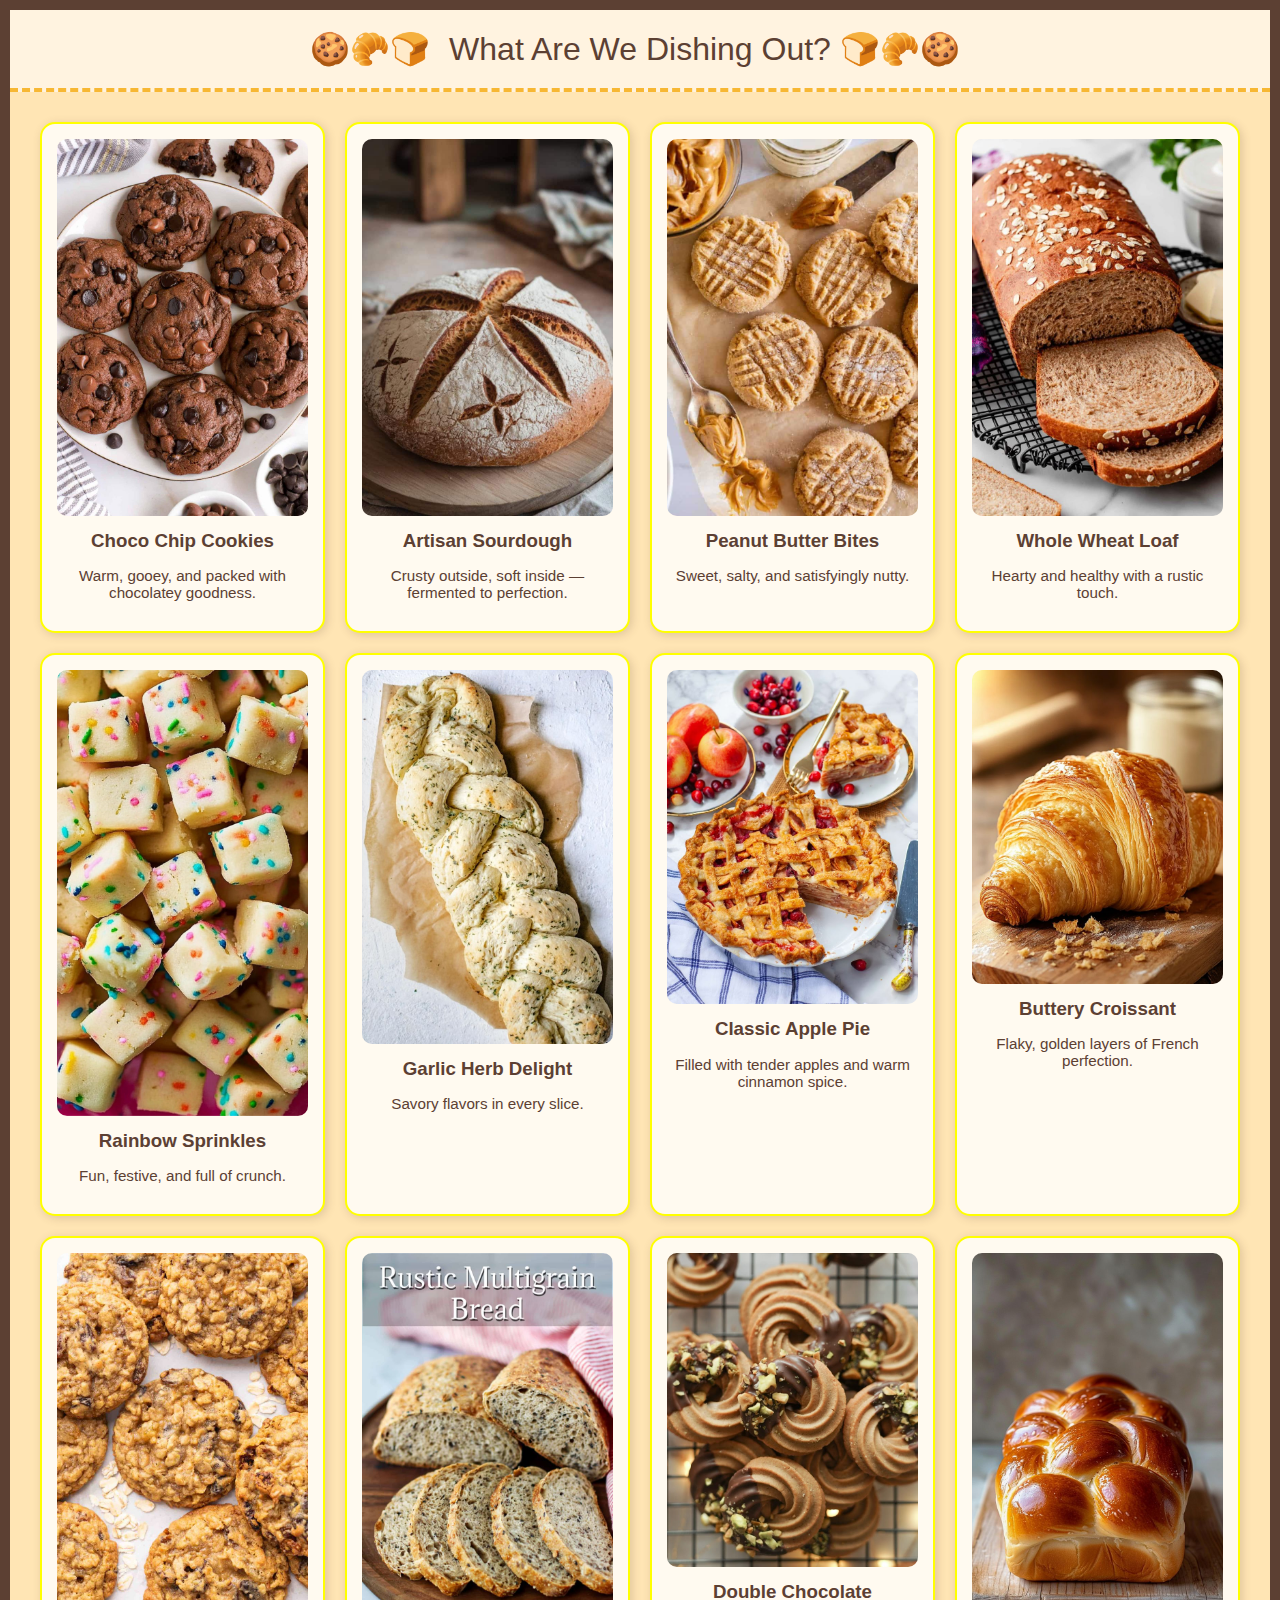
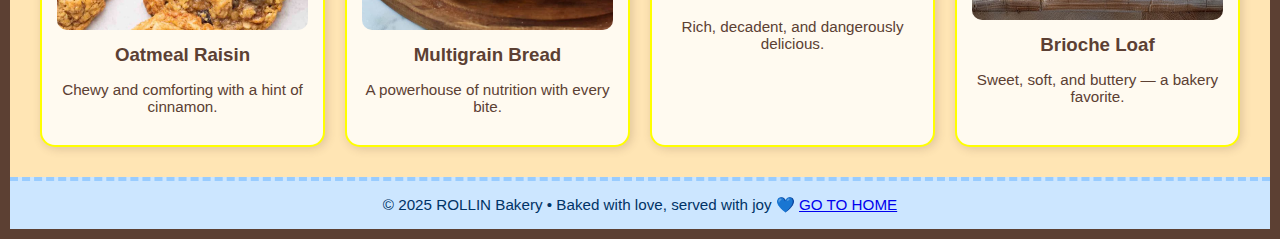
<file: what we are dishing.html>
<!DOCTYPE html>
<html lang="en">
<head>
  <meta charset="UTF-8" />
  <meta name="viewport" content="width=device-width, initial-scale=1.0"/>
  <title>What Are We Dishing Out?</title>
  <style>
    body {
      background-color: #ffe5b4; 
      border: 10px solid #5c4033; 
      margin: 0;
      font-family: 'Segoe UI', sans-serif;
      color: #5c4033;
    }

    header {
      text-align: center;
      padding: 20px;
      font-size: 2em;
      background-color: #fff3e0;
      border-bottom: 4px dashed #f7b733;
    }

    header span {
      margin-right: 10px;
    }

    .dishes-section {
      display: grid;
      grid-template-columns: repeat(auto-fit, minmax(250px, 1fr));
      gap: 20px;
      padding: 30px;
    }

    .dish {
      background-color: #fffaf0;
      border: 2px solid yellow;
      border-radius: 15px;
      padding: 15px;
      text-align: center;
      box-shadow: 2px 2px 10px rgba(92, 64, 51, 0.2);
      transition: transform 0.2s;
    }

    .dish:hover {
      transform: scale(1.05);
    }

    .dish img {
      width: 100%;
      border-radius: 10px;
    }

    .dish h3 {
      margin: 10px 0 5px;
    }

    .dish p {
      font-size: 0.95em;
    }
  </style>
</head>
<body>

  <header>
    <span>🍪🥐🍞</span> What Are We Dishing Out? <span>🍞🥐🍪</span>
  </header>

  <section class="dishes-section">
    <div class="dish">
      <img src="Double Chocolate Chip Cookies.jpeg" alt="Classic Choco Chip Cookies">
      <h3>Choco Chip Cookies</h3>
      <p>Warm, gooey, and packed with chocolatey goodness.</p>
    </div>
    <div class="dish">
      <img src="22 Stunning Sourdough Scoring Designs You’ll Want To Try.jpeg" alt="Sourdough Bread">
      <h3>Artisan Sourdough</h3>
      <p>Crusty outside, soft inside — fermented to perfection.</p>
    </div>
    <div class="dish">
      <img src="The Best Peanut Butter Cookies from The Food Charlatan_.jpeg" alt="Peanut Butter Cookies">
      <h3>Peanut Butter Bites</h3>
      <p>Sweet, salty, and satisfyingly nutty.</p>
    </div>
    <div class="dish">
      <img src="8-Ingredient Whole Wheat Bread (Soft & Hearty) - Sally's Baking Addiction.jpeg" alt="Whole Wheat Bread">
      <h3>Whole Wheat Loaf</h3>
      <p>Hearty and healthy with a rustic touch.</p>
    </div>
    <div class="dish">
      <img src="Funfetti Shortbread Bites.jpeg" alt="Rainbow Sprinkle Cookies">
      <h3>Rainbow Sprinkles</h3>
      <p>Fun, festive, and full of crunch.</p>
    </div>
    <div class="dish">
      <img src="Twisted Garlic Delight_ Homemade Knot Bread Recipe.jpeg" alt="Garlic Herb Bread">
      <h3>Garlic Herb Delight</h3>
      <p>Savory flavors in every slice.</p>
    </div>
    <div class="dish">
      <img src="Cranberry Apple Pie Recipe (video).jpeg" alt="Apple Pie">
      <h3>Classic Apple Pie</h3>
      <p>Filled with tender apples and warm cinnamon spice.</p>
    </div>
    <div class="dish">
      <img src="Perfect Homemade Croissant Recipe.jpeg" alt="Croissant">
      <h3>Buttery Croissant</h3>
      <p>Flaky, golden layers of French perfection.</p>
    </div>
    <div class="dish">
      <img src="Oatmeal Raisin Cookies.jpeg" alt="Oatmeal Raisin Cookies">
      <h3>Oatmeal Raisin</h3>
      <p>Chewy and comforting with a hint of cinnamon.</p>
    </div>
    <div class="dish">
      <img src="Rustic Multigrain Bread.jpeg" alt="Multigrain Bread">
      <h3>Multigrain Bread</h3>
      <p>A powerhouse of nutrition with every bite.</p>
    </div>
    <div class="dish">
      <img src="Coffee Butter Cookies — Jasma Fusion Cuisine.jpeg" alt="Double Chocolate Cookies">
      <h3>Double Chocolate</h3>
      <p>Rich, decadent, and dangerously delicious.</p>
    </div>
    <div class="dish">
      <img src="Must-Try Sourdough Brioche_ A Perfectly Delicious Experience.jpeg" alt="Brioche Bread">
      <h3>Brioche Loaf</h3>
      <p>Sweet, soft, and buttery — a bakery favorite.</p>
    </div>
  </section>
  <!DOCTYPE html>
  <html lang="en">
  <head>
    <meta charset="UTF-8">
    <title>Footer Example</title>
    <style>
      footer {
        background-color: #cce6ff;
        color: #003366; 
        text-align: center;
        padding: 15px;
        font-size: 0.95em;
        border-top: 4px dashed #99ccff;
      }
    </style>
  
    <footer>
      &copy; 2025 ROLLIN Bakery • Baked with love, served with joy 💙
      <a href="index.html">GO TO HOME</a>
    </footer>
  
</body>
</html>
</file>
<file: style.css>
/* Entire page background */
body {
    margin: 0;
    font-family: 'Fredoka', sans-serif;
    background-color: #3b1f10; 
    color: #fff;
  }
  
  .top-banner {
    background-color:  #4c2a85;
    color: #fff;
    display: flex;
    justify-content: space-between;
    align-items: center;
    padding: 10px 20px;
    font-size: 0.95rem;
    font-weight: 500;
    font-family: 'Fredoka', sans-serif;
    flex-wrap: wrap;
    border-bottom: 2px solid #fff;
  }
  
  .banner-text {
    display: flex;
    align-items: center;
    gap: 6px;
    flex: 1;
    justify-content: center;
  }
  
  .banner-text.left {
    justify-content: flex-start;
  }
  
  .banner-text.right {
    justify-content: flex-end;
  }
  
  .banner-text i {
    color: #ffcb05; /* golden yellow for icons */
    font-size: 1rem;
  }
  /* Navbar with light peach background */
.navbar {
    background-color: #fff4e6; 
    color: #3b1f10;
    display: flex;
    justify-content: space-between;
    align-items: center;
    padding: 18px 40px;
    font-family: 'Fredoka', sans-serif;
    border-bottom: 2px solid #eee;
    flex-wrap: wrap;
    margin: 0 15px 15px 15px;
  }
  
  /* Logo text */
  .logo {
    font-size: 1.6rem;
    font-weight: 700;
    color: #000;
    letter-spacing: 0.5px;
  }
  
  /* Nav links */
  .nav-links {
    list-style: none;
    display: flex;
    gap: 50px;
    margin: 0;
    padding: 0;

  }
  
  .nav-links li a {
    text-decoration: none;
    color: #000;
    font-weight: 600;
    font-size: 1rem;
    letter-spacing: 0.5px;
    transition: color 0.3s ease;
  }
  
  .nav-links li a:hover {
    color: #f25c05;
  }
  
  /* "Start Baking" button */
  .start-baking {
    background-color: #ffcb05;
    color: #000;
    border: 2px solid #000;
    padding: 10px 18px;
    border-radius: 30px;
    font-weight: 700;
    letter-spacing: 0.5px;
    font-size: 0.9rem;
    text-transform: uppercase;
    cursor: pointer;
    transition: all 0.3s ease;
  }
  
  .start-baking:hover {
    background-color: #f25c05;
    color: #fff;
    border-color: #f25c05;
  }
  /* Existing styles... */

.logo {
    font-weight: bold;
    font-size: 24px;
    display: flex;
    align-items: center;
    color: black;
  }
  
  .brand-name {
    font-size: 2rem;
  }
  
  .dot {
    display: inline-block;
    width: 8px;
    height: 8px;
    background-color: orange;
    border-radius: 50%;
    margin-left: 5px;
    margin-top: 4px;
  }
  body {
    font-family: 'Fredoka', sans-serif;
    margin: 0;
    padding: 0;
    background-color: #fff4e6;
  }
  
  .promo-section {
    background-color: #fff;
    margin: 40px auto;
    border-radius: 30px;
    padding: 40px 60px;
    max-width: 1400px;
    box-shadow: 0 5px 20px rgba(0, 0, 0, 0.05);
  }
  
  .promo-heading {
    font-size: 60px;
    font-weight: 900;
    color: #3a2100;
    display: flex;
    justify-content: center;
    gap: 20px;
    flex-wrap: wrap;
    position: relative;
    margin-bottom: 40px;
  }
  
  .word {
    position: relative;
    display: inline-block;
    font-size: 100px;
  }
  
  .letter-overlay {
    position: relative;
    display: inline-block;
  }
  
  .badge {
    position: absolute;
    font-size: 15px;
    padding: 4px 10px;
    border-radius: 12px;
    font-weight: bold;
    color: white;
    line-height: 1;
    white-space: nowrap;
    z-index: 2;
  }
  
  .badge.tasty {
    background-color: green;
    top: 50px;
    right: 14px;
  }
  
  .badge.crunchy {
    background-color: red;
    top: 50px;
    left: -125px;
  }
  
  .badge.fresh {
    background-color: #1ea7fd;
    color: white;
    font-size: 20px;
    padding: 3px 10px;
    border-radius: 12px;
  }
  
  .promo-content {
    display: flex;
    justify-content: space-between;
    align-items: flex-start;
    gap: 40px;
  }
  
  .promo-left {
    flex: 1;
  }
  
  .sub-heading {
    font-size: 40px;
    font-weight: bold;
    color: #3a2100;
    line-height: 1.6;
  }
  
  .description {
    margin-top: 15px;
    color: #555;
    font-size: 26px;
  }
  
  .promo-buttons {
    margin-top: 25px;
    display: flex;
    gap: 20px;
    align-items: center;
  }
  
  .order-btn {
    background-color: yellow;
    border: none;
    padding: 12px 25px;
    font-weight: bold;
    border-radius: 30px;
    cursor: pointer;
    font-size: 16px;
  }
  
  .blog-link {
    color: black;
    font-weight: bold;
    text-decoration: none;
    font-size: 16px;
  }
  
  .promo-right {
    flex: 1;
  }
  .image-wrapper {
    background-color: #ffe100; 
    border-radius: 20px;
    padding: 10px; 
    display: inline-block;
    max-width: fit-content;
  }
  
  .bread-img {
    width: 500px;  
    height: 400px;
    border-radius: 15px;
    object-fit: cover;
    display: block;
  }
  .delight-section {
    display: flex;
    background-color: #fff4e6;
    padding: 50px 60px;
    border-radius: 30px;
    margin: 40px auto;
    max-width: 1400px;
    gap: 40px;
    align-items: center;
  }
  
  .delight-image {
    flex: 1;
    position: relative;
    display: flex;
    justify-content: center;
    align-items: center;
  }
  
  .delight-image img {
    width: 380%;
    max-width: 480px;
    border-radius: 20px;
    object-fit: cover;
  }
  
  
  .delight-content {
    flex: 2;
  }
  
  .delight-heading {
    font-size: 48px;
    font-weight: 900;
    color: #3a2100;
    line-height: 1.2;
    margin: 0 0 20px;
  }
  
  .delight-heading span {
    color: #000;
  }
  
  .cookie-icon {
    font-size: 32px;
    display: inline-block;
    vertical-align: middle;
    margin-left: 10px;
    position: relative;
  }
  
  .cookie-icon .heat {
    font-size: 14px;
    position: absolute;
    top: -15px;
    left: 20px;
  }
  
  .featured-label {
    font-weight: bold;
    font-size: 16px;
    margin-bottom: 10px;
  }
  
  .featured-item {
    display: flex;
    align-items: center;
    background-color: #f6f6f6;
    padding: 15px;
    border-radius: 15px;
    width: fit-content;
    gap: 15px;
    margin-bottom: 20px;
  }
  
  .featured-item img {
    width: 150px;
    height: 100px;
    border-radius: 10px;
    object-fit: cover;
  }
  
  .item-details p {
    margin: 0;
    font-size: 14px;
    color: #666;
  }
  
  .item-price {
    margin-left: auto;
    font-size: 30px;
    font-weight: bold;
    color: #822000;
  }
  
  .description {
    font-size: 26px;
    color: #444;
  }
  .daily-products {
    display: flex;
    justify-content: space-between;
    align-items: flex-start;
    flex-wrap: wrap;
    gap: 20px;
    padding: 60px 20px;
    max-width: 1000px;
    margin: auto;
  }
  
  .daily-left {
    flex: 1 1 30%;
  }
  
  .daily-title {
    font-family: 'Fredoka', sans-serif;
    font-size: 2.3rem;
    color: #331d0d;
    line-height: 1.4;
  }
  
  .daily-right {
    flex: 1 1 60%;
  }
  
  .product-tags {
    display: grid;
    grid-template-columns: repeat(3, 1fr);
    gap: 15px;
  }
  
  .tag {
    display: flex;
    align-items: center;
    justify-content: space-between;
    padding: 10px 18px;
    border-radius: 20px;
    font-size: 1rem;
    font-weight: bold;
    color: #331d0d;
  }
  
  .tag span {
    background-color: #331d0d;
    color: #fff;
    border-radius: 999px;
    padding: 4px 10px;
    margin-left: 10px;
    font-size: 0.9rem;
  }
  
  /* Individual tag colors */
  .cookies { background-color: #dbc9c4; }
  .cake { background-color: #b2e3ef; }
  .brezel { background-color: #d8c8f3; }
  .pastries { background-color: #dcdcdc; }
  .croissant { background-color: #ffe14f; }
  .bagel { background-color: #f3a98f; }
  
  .product-carousel {
    padding: 60px 20px;
    max-width: 1000px;
    margin: auto;
  }
  
  .swiper {
    width: 100%;
    padding-bottom: 40px;
  }
  
  .swiper-slide {
    background: #fff;
    border-radius: 20px;
    text-align: center;
    overflow: hidden;
    box-shadow: 0 2px 10px rgba(0, 0, 0, 0.1);
  }
  
  .swiper-slide img {
    width: 100%;
    height: auto;
    border-radius: 20px 20px 0 0;
  }
  
  .slide-label {
    font-family: 'Fredoka', sans-serif;
    font-weight: bold;
    color: #331d0d;
    padding: 15px 10px;
    background-color: #fff;
  }
  .baking-art-section {
    background-color: #2b150f;
    border-radius: 40px;
    color: white;
    display: flex;
    flex-wrap: wrap;
    padding: 40px 30px;
    margin: 60px auto;
    max-width: 1000px;
    align-items: center;
    justify-content: space-between;
  }
  
  .baking-slider {
    flex: 1 1 45%;
    border-radius: 30px;
    overflow: hidden;
    height: 300px;
    display: flex;
    align-items: center;
    justify-content: center;
  }
  
  .baking-slider img {
    width: 100%;
    height: 100%;
    object-fit: cover;
    border-radius: 20px;
  }
  
  
  .baking-content {
    flex: 1 1 45%;
    padding: 20px;
  }
  
  .baking-title {
    font-family: 'Fredoka', sans-serif;
    font-size: 2rem;
    line-height: 1.4;
    font-weight: bold;
    margin-bottom: 20px;
  }
  
  .baking-title span {
    color: #fff;
  }
  
  .baking-description {
    font-size: 1rem;
    line-height: 1.6;
    color: #eee;
    margin-bottom: 25px;
  }
  
  .learn-btn {
    background-color: #ffe600;
    color: #000;
    font-weight: bold;
    padding: 10px 20px;
    border: none;
    border-radius: 25px;
    font-size: 0.9rem;
    cursor: pointer;
  }
  .bakery-special-section {
    display: flex;
    flex-wrap: wrap;
    justify-content: space-between;
    margin: 60px auto;
    padding: 40px;
    max-width: 1200px;
    font-family: 'Fredoka', sans-serif;
    color: #5c2c06; /* chocolate color for all text */
  }
  
  .bakery-left {
    flex: 1 1 48%;
  }
  
  .bakery-heading {
    font-size: 2.2rem;
    font-weight: bold;
    line-height: 1.4;
    margin-bottom: 30px;
    color: #5c2c06; /* chocolate text */
  }
  
  .bakery-left-images {
    display: flex;
    gap: 25px;
    align-items: flex-start;
  }
  
  .img-stack img {
    width: 190px;
    height: 270px;
    object-fit: cover;
    border-radius: 20px;
  }
  
  .highlight-box {
    background-color: #572c1a;
    border-radius: 25px;
    color: #fff;
    padding: 20px;
    width: 240px;
    height: 300px;
    position: relative;
  }
  
  .highlight-box h3 {
    font-size: 1.1rem;
    line-height: 1.4;
    margin-bottom: 10px;
  }
  
  .highlight-box .price {
    font-size: 1.4rem;
    color: #ffe600;
    font-weight: bold;
    margin-bottom: 10px;
  }
  
  .highlight-box img {
    width: 100%;
    border-radius: 15px;
    object-fit: contain;
    height: 200px;
    position:  absolute;
    bottom: 15px;
    left: 15px;
    right: 15px;
  }
  
  .bakery-right {
    flex: 1 1 48%;
    position: relative;
  }
  
  .chef-grid {
    display: flex;
    gap: 20px;
    align-items: flex-start;
    margin-bottom: 20px;
  }
  
  .mini-image img {
    width: 200px;
    height: 180px;
    border-radius: 20px;
    object-fit: cover;
  }
  
  .combo-image {
    position: relative;
  }
  
  .combo-image img {
    width: 350px;
    height: 250px;
    border-radius: 25px;
    object-fit: cover;
  }
  
  .combo-label {
    position: absolute;
    top: 15px;
    right: 15px;
    background-color: #00d97e;
    color: white;
    font-size: 0.8rem;
    font-weight: bold;
    padding: 6px 12px;
    border-radius: 10px;
  }
  
  .quote-box {
    background-color: white;
    padding: 15px;
    margin: 10px 0;
    border-radius: 15px;
    font-size: 1rem;
    line-height: 1.6;
    color: #5c2c06;
    max-width: 350px;
  }
  
  .quote-box .quote {
    font-size: 1.2rem;
    color: #5c2c06;
  }
  
  .author {
    margin-top: 10px;
    font-weight: bold;
  }
  
  .shop-btn {
    margin-top: 20px;
    background-color: #ffe600;
    border: none;
    font-weight: bold;
    padding: 12px 24px;
    border-radius: 25px;
    font-size: 1rem;
    cursor: pointer;
    color: #5c2c06;
  }
  .buttery-footer {
    background-color: #b5e5e0;
    border-radius: 40px;
    padding: 40px 50px;
    margin: 60px auto;
    display: flex;
    justify-content: space-between;
    align-items: flex-start;
    font-family: 'Fredoka', sans-serif;
    color: #053d42;
    max-width: 1200px;
    gap: 40px;
  }
  
  .footer-left h2 {
    font-size: 2rem;
    line-height: 1.3;
    font-weight: bold;
  }
  
  .footer-left .highlight {
    color: #0b4e59;
  }
  
  .footer-note {
    display: flex;
    align-items: center;
    margin-top: 20px;
    gap: 10px;
  }
  
  .footer-note img {
    width: 35px;
    height: 35px;
    border-radius: 50%;
  }
  
  .footer-subtext {
    margin-top: 10px;
    font-size: 0.95rem;
    color: #053d42;
  }
  
  .footer-subtext .underline {
    text-decoration: underline;
    font-weight: 500;
  }
  
  .footer-right {
    display: flex;
    flex-direction: column;
    align-items: flex-end;
    text-align: right;
    flex: 1;
  }
  
  .rating {
    position: relative;
  }
  
  .rating h3 {
    font-size: 1.8rem;
    margin: 0;
    color: #053d42;
  }
  
  .rating .stars {
    color: #053d42;

    font-size: 1.2rem;
    margin-left: 10px;
  }
  
  .rating p {
    margin: 5px 0 10px;
    font-size: 0.9rem;
  }
  
  .cookie-img {
    width: 60px;
    height: 60px;
    object-fit: cover;
    border-radius: 15px;
    position: absolute;
    top: -20px;
    right: -70px;
  }
  
  .tags {
    display: flex;
    flex-wrap: wrap;
    justify-content: flex-end;
    gap: 10px;
    margin-top: 20px;
  }
  
  .tags span {
    border: 2px solid #053d42;
    padding: 8px 14px;
    border-radius: 20px;
    font-size: 0.85rem;
    font-weight: bold;
    color: #053d42;
  }
</file>
